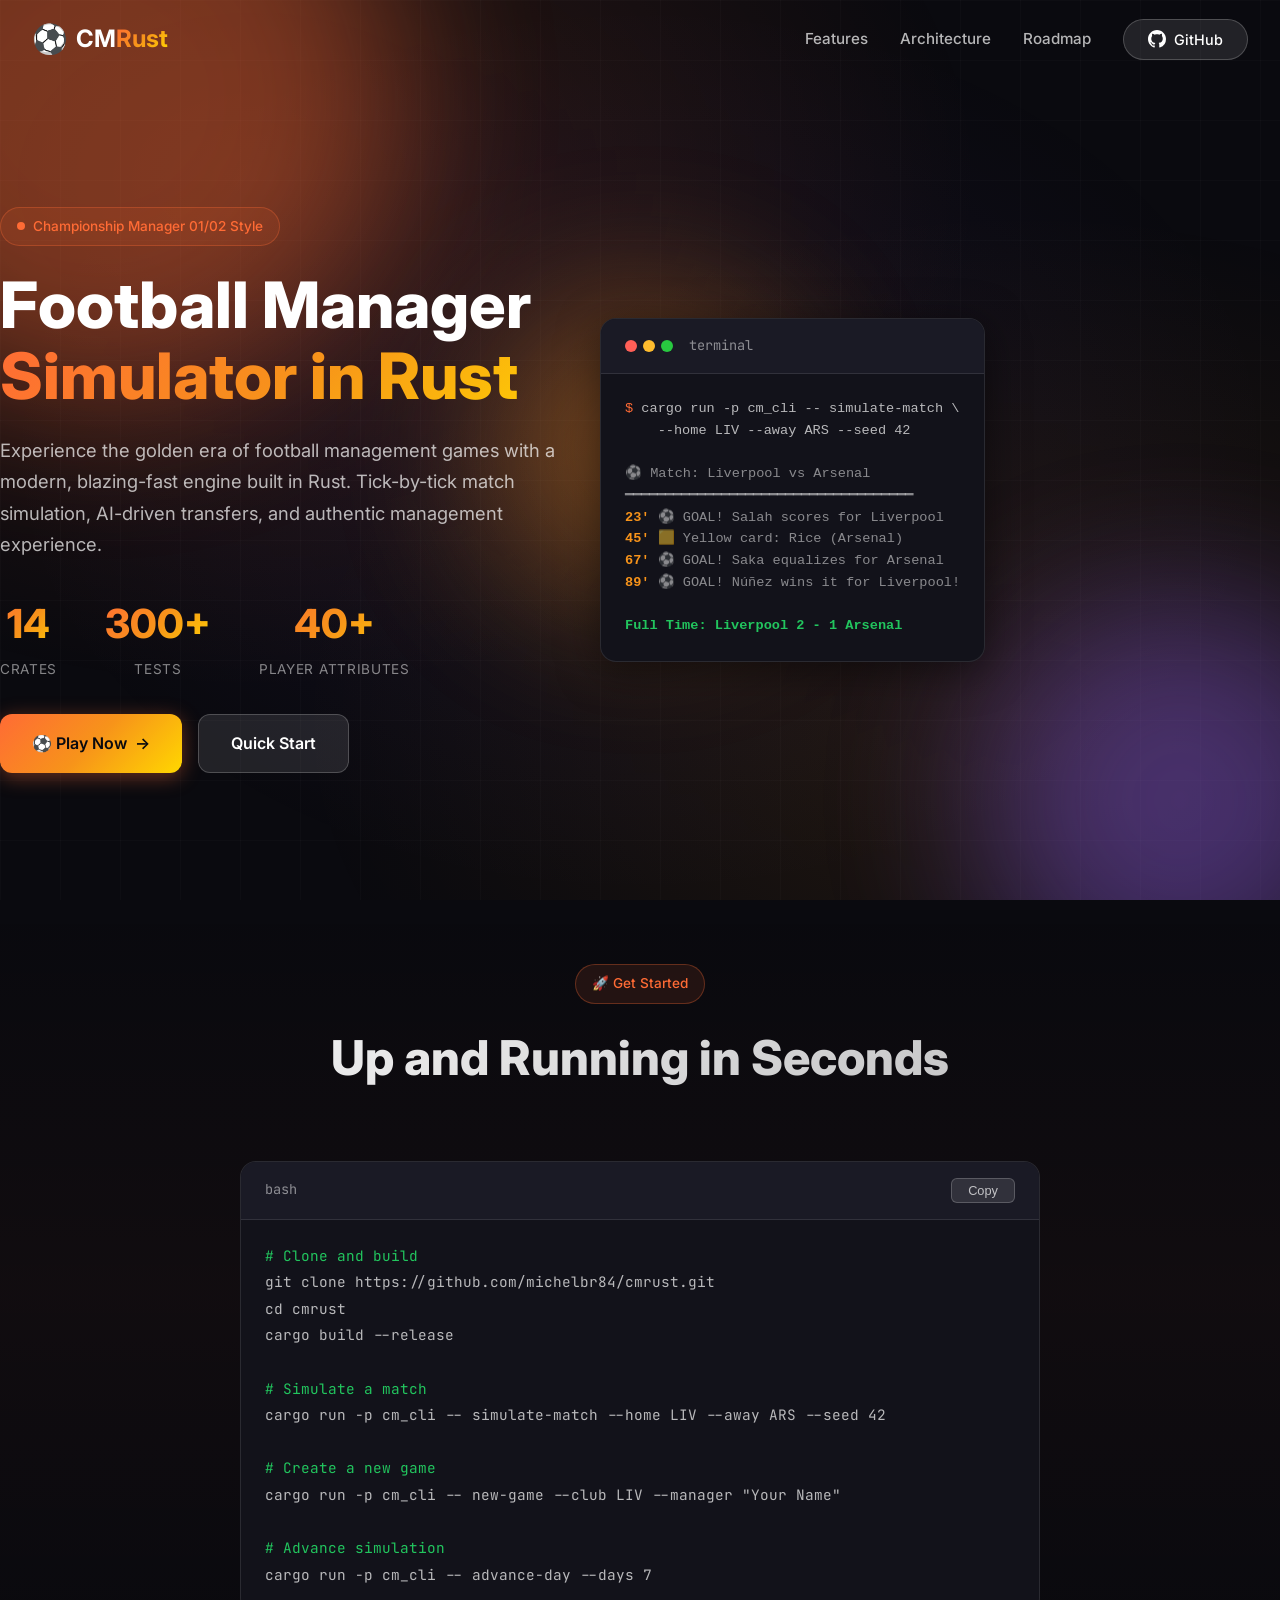
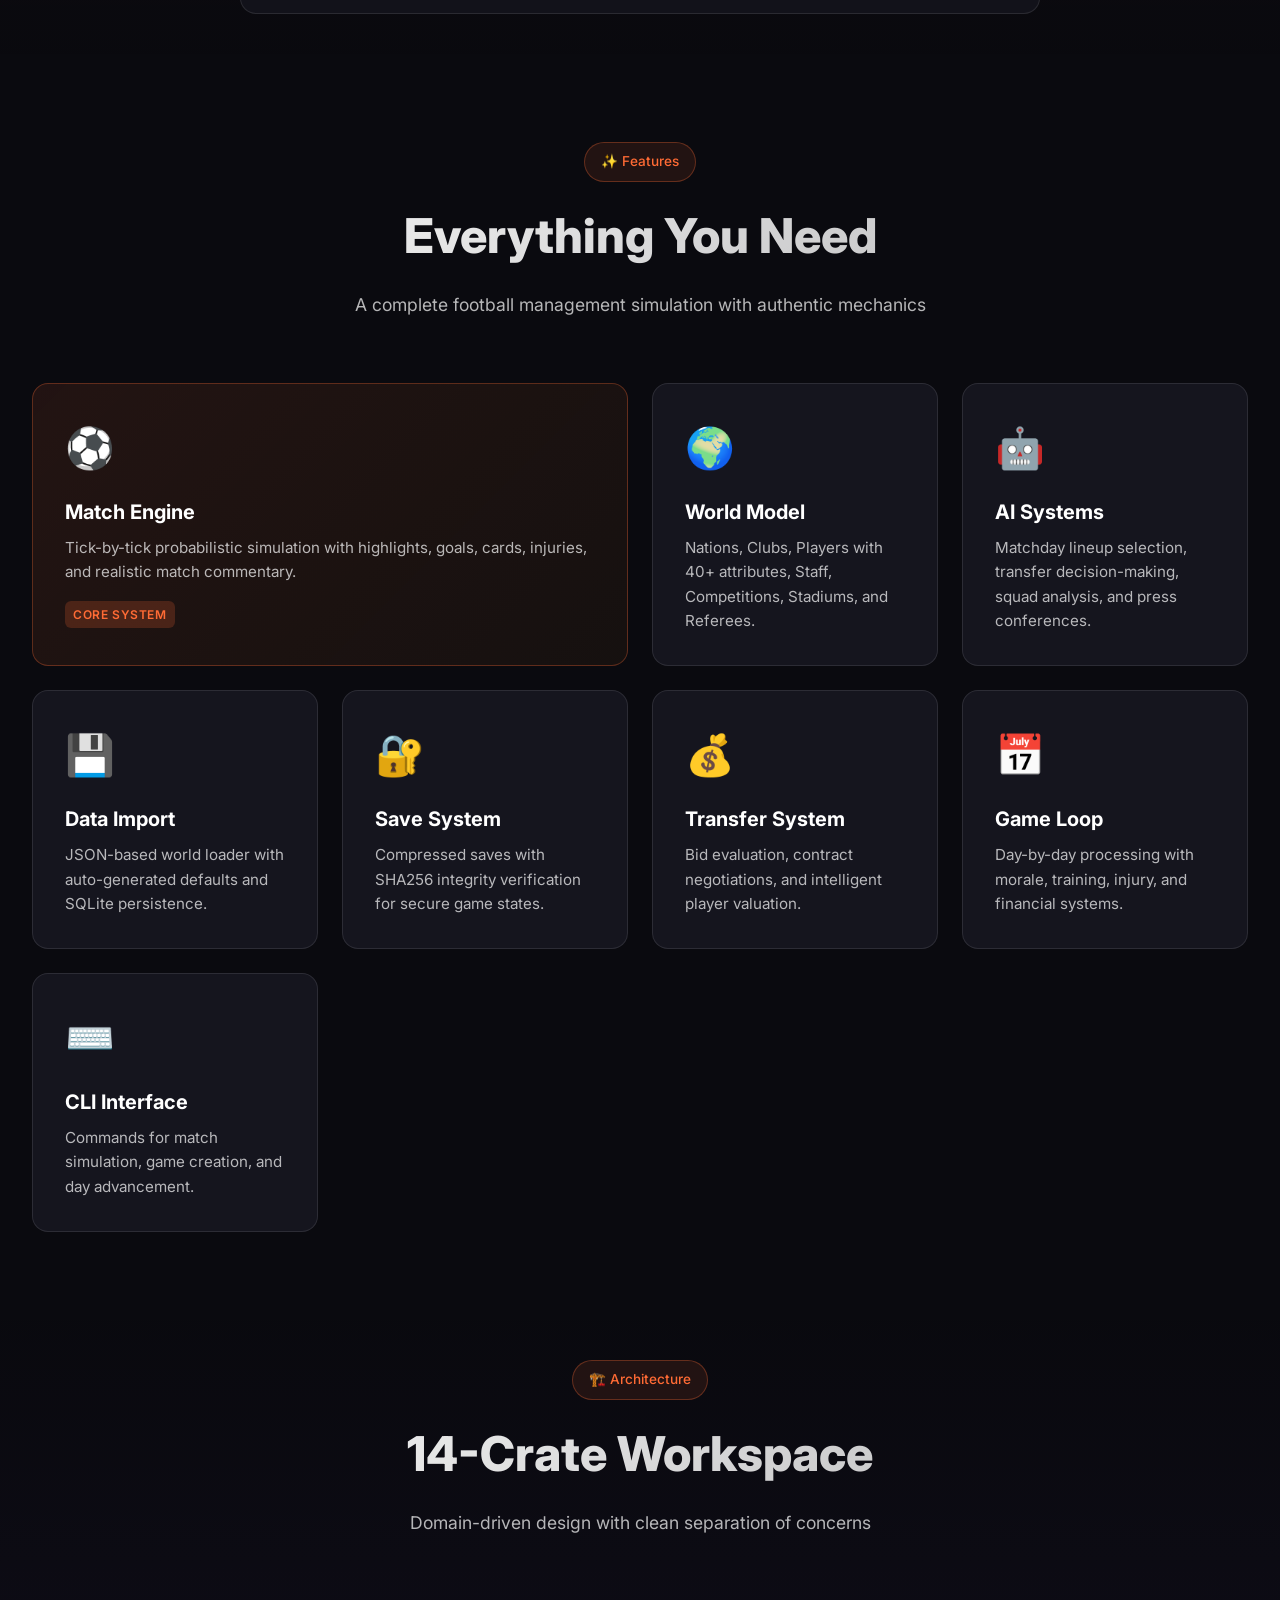
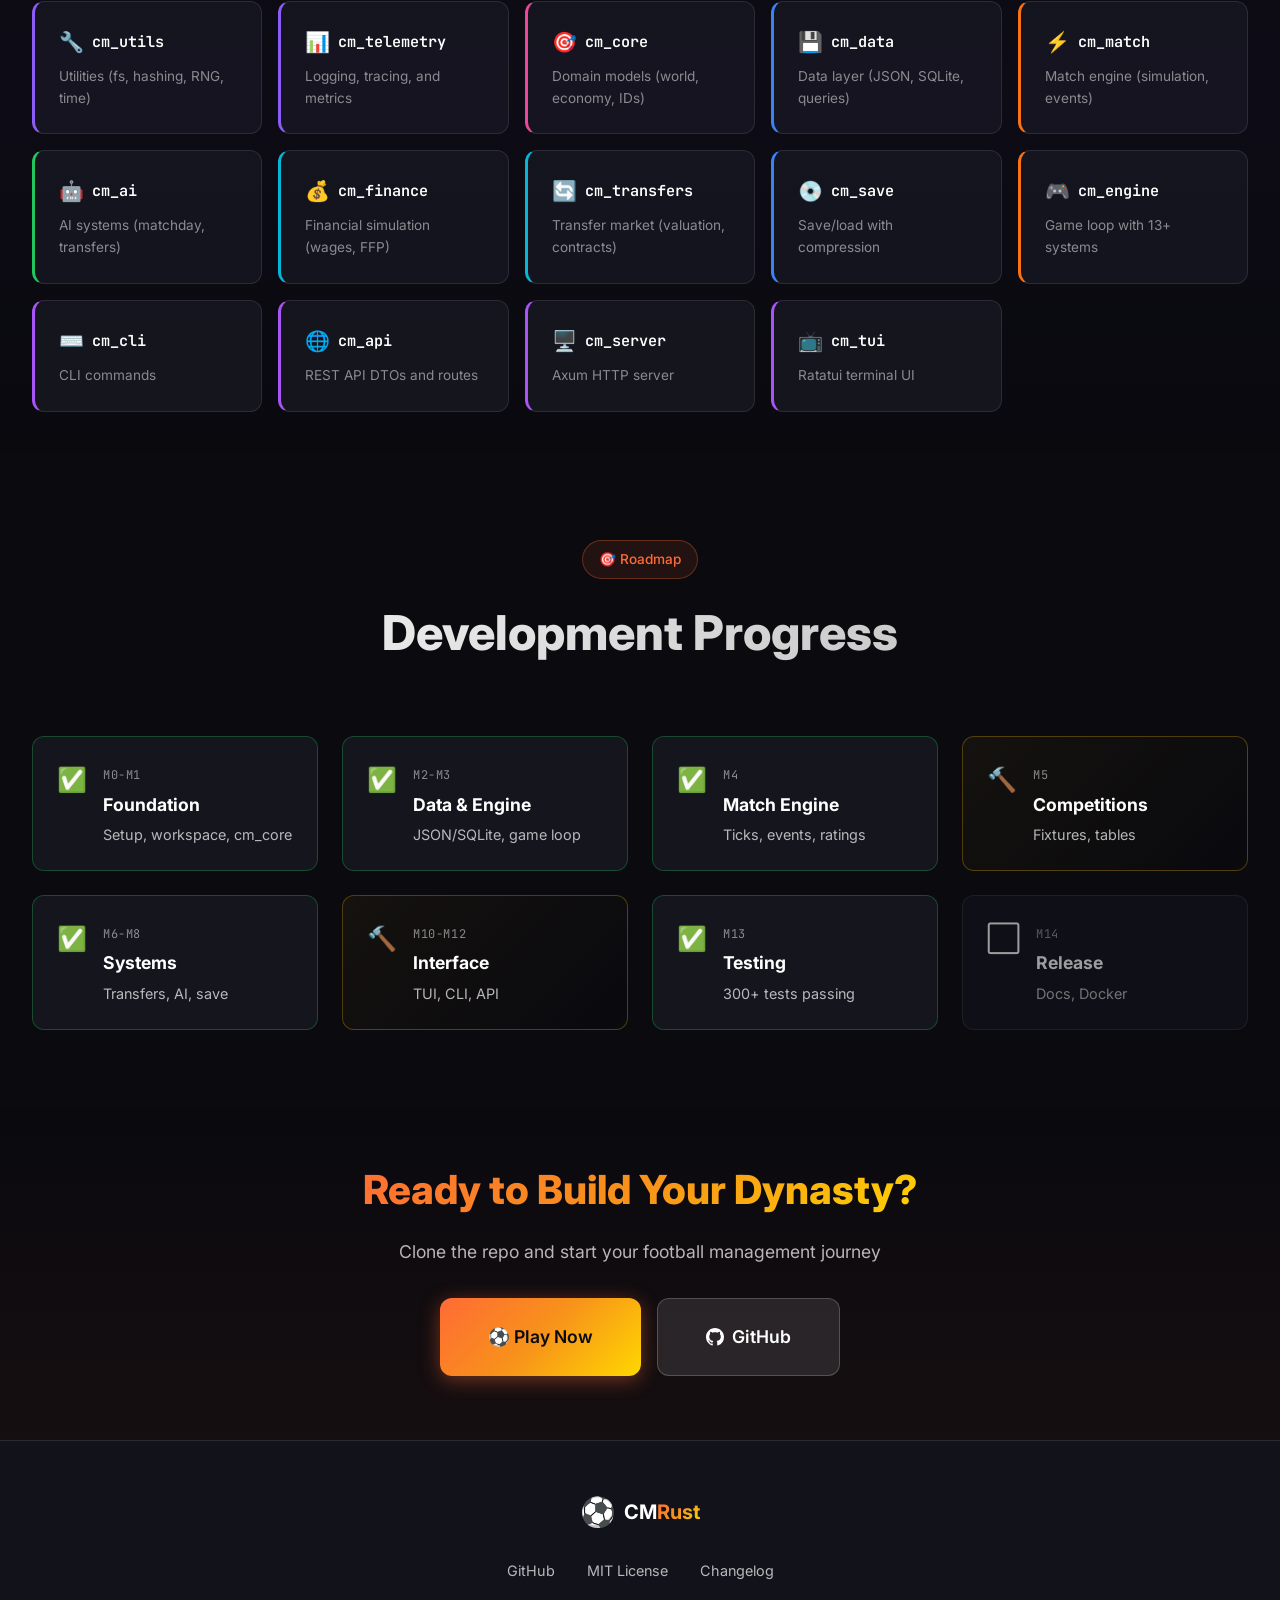
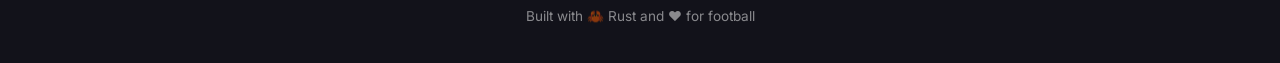
<file: docs/index.html>
<!DOCTYPE html>
<html lang="en">

<head>
    <meta charset="UTF-8">
    <meta name="viewport" content="width=device-width, initial-scale=1.0">
    <title>CM Rust ⚽ - Championship Manager Simulator in Rust</title>
    <meta name="description"
        content="A Championship Manager 01/02-style football manager simulator written in Rust. Experience the nostalgia with modern technology.">
    <link rel="preconnect" href="https://fonts.googleapis.com">
    <link rel="preconnect" href="https://fonts.gstatic.com" crossorigin>
    <link
        href="https://fonts.googleapis.com/css2?family=Inter:wght@300;400;500;600;700;800;900&family=JetBrains+Mono:wght@400;500;600&display=swap"
        rel="stylesheet">
    <link rel="stylesheet" href="styles.css">
</head>

<body>
    <!-- Animated Background -->
    <div class="bg-gradient"></div>
    <div class="bg-grid"></div>
    <div class="floating-orbs">
        <div class="orb orb-1"></div>
        <div class="orb orb-2"></div>
        <div class="orb orb-3"></div>
    </div>

    <!-- Navigation -->
    <nav class="navbar">
        <div class="nav-container">
            <div class="nav-logo">
                <span class="logo-icon">⚽</span>
                <span class="logo-text">CM<span class="accent">Rust</span></span>
            </div>
            <div class="nav-links">
                <a href="#features" class="nav-link">Features</a>
                <a href="#architecture" class="nav-link">Architecture</a>
                <a href="#roadmap" class="nav-link">Roadmap</a>
                <a href="https://github.com/michelbr84/cmrust" class="nav-btn" target="_blank">
                    <svg class="github-icon" viewBox="0 0 24 24" fill="currentColor">
                        <path
                            d="M12 0C5.37 0 0 5.37 0 12c0 5.31 3.435 9.795 8.205 11.385.6.105.825-.255.825-.57 0-.285-.015-1.23-.015-2.235-3.015.555-3.795-.735-4.035-1.41-.135-.345-.72-1.41-1.23-1.695-.42-.225-1.02-.78-.015-.795.945-.015 1.62.87 1.845 1.23 1.08 1.815 2.805 1.305 3.495.99.105-.78.42-1.305.765-1.605-2.67-.3-5.46-1.335-5.46-5.925 0-1.305.465-2.385 1.23-3.225-.12-.3-.54-1.53.12-3.18 0 0 1.005-.315 3.3 1.23.96-.27 1.98-.405 3-.405s2.04.135 3 .405c2.295-1.56 3.3-1.23 3.3-1.23.66 1.65.24 2.88.12 3.18.765.84 1.23 1.905 1.23 3.225 0 4.605-2.805 5.625-5.475 5.925.435.375.81 1.095.81 2.22 0 1.605-.015 2.895-.015 3.3 0 .315.225.69.825.57A12.02 12.02 0 0024 12c0-6.63-5.37-12-12-12z" />
                    </svg>
                    GitHub
                </a>
            </div>
            <button class="mobile-menu-btn" aria-label="Toggle menu">
                <span></span>
                <span></span>
                <span></span>
            </button>
        </div>
    </nav>

    <!-- Hero Section -->
    <header class="hero">
        <div class="hero-content">
            <div class="hero-badge">
                <span class="badge-dot"></span>
                Championship Manager 01/02 Style
            </div>
            <h1 class="hero-title">
                <span class="title-line">Football Manager</span>
                <span class="title-line gradient-text">Simulator in Rust</span>
            </h1>
            <p class="hero-description">
                Experience the golden era of football management games with a modern,
                blazing-fast engine built in Rust. Tick-by-tick match simulation,
                AI-driven transfers, and authentic management experience.
            </p>
            <div class="hero-stats">
                <div class="stat-item">
                    <span class="stat-value">14</span>
                    <span class="stat-label">Crates</span>
                </div>
                <div class="stat-item">
                    <span class="stat-value">300+</span>
                    <span class="stat-label">Tests</span>
                </div>
                <div class="stat-item">
                    <span class="stat-value">40+</span>
                    <span class="stat-label">Player Attributes</span>
                </div>
            </div>
            <div class="hero-buttons">
                <a href="game.html" class="btn btn-primary">
                    <span class="btn-text">⚽ Play Now</span>
                    <span class="btn-icon">→</span>
                </a>
                <a href="#quick-start" class="btn btn-secondary">
                    Quick Start
                </a>
            </div>
        </div>
        <div class="hero-visual">
            <div class="code-window">
                <div class="window-header">
                    <div class="window-dots">
                        <span class="dot red"></span>
                        <span class="dot yellow"></span>
                        <span class="dot green"></span>
                    </div>
                    <span class="window-title">terminal</span>
                </div>
                <div class="code-content">
                    <pre><code><span class="prompt">$</span> cargo run -p cm_cli -- simulate-match \
    --home LIV --away ARS --seed 42

<span class="output">⚽ Match: Liverpool vs Arsenal
━━━━━━━━━━━━━━━━━━━━━━━━━━━━━━━━━━━━
<span class="highlight">23'</span> ⚽ GOAL! Salah scores for Liverpool
<span class="highlight">45'</span> 🟨 Yellow card: Rice (Arsenal)
<span class="highlight">67'</span> ⚽ GOAL! Saka equalizes for Arsenal
<span class="highlight">89'</span> ⚽ GOAL! Núñez wins it for Liverpool!

<span class="result">Full Time: Liverpool 2 - 1 Arsenal</span></span></code></pre>
                </div>
            </div>
        </div>
    </header>

    <!-- Quick Start Section -->
    <section id="quick-start" class="section quick-start">
        <div class="container">
            <div class="section-header">
                <span class="section-badge">🚀 Get Started</span>
                <h2 class="section-title">Up and Running in Seconds</h2>
            </div>
            <div class="code-block-large">
                <div class="code-header">
                    <span class="code-lang">bash</span>
                    <button class="copy-btn" onclick="copyCode(this)">Copy</button>
                </div>
                <pre><code><span class="comment"># Clone and build</span>
git clone https://github.com/michelbr84/cmrust.git
cd cmrust
cargo build --release

<span class="comment"># Simulate a match</span>
cargo run -p cm_cli -- simulate-match --home LIV --away ARS --seed 42

<span class="comment"># Create a new game</span>
cargo run -p cm_cli -- new-game --club LIV --manager "Your Name"

<span class="comment"># Advance simulation</span>
cargo run -p cm_cli -- advance-day --days 7</code></pre>
            </div>
        </div>
    </section>

    <!-- Features Section -->
    <section id="features" class="section features">
        <div class="container">
            <div class="section-header">
                <span class="section-badge">✨ Features</span>
                <h2 class="section-title">Everything You Need</h2>
                <p class="section-description">
                    A complete football management simulation with authentic mechanics
                </p>
            </div>
            <div class="features-grid">
                <div class="feature-card featured">
                    <div class="feature-icon">⚽</div>
                    <h3>Match Engine</h3>
                    <p>Tick-by-tick probabilistic simulation with highlights, goals, cards, injuries, and realistic
                        match commentary.</p>
                    <div class="feature-tag">Core System</div>
                </div>
                <div class="feature-card">
                    <div class="feature-icon">🌍</div>
                    <h3>World Model</h3>
                    <p>Nations, Clubs, Players with 40+ attributes, Staff, Competitions, Stadiums, and Referees.</p>
                </div>
                <div class="feature-card">
                    <div class="feature-icon">🤖</div>
                    <h3>AI Systems</h3>
                    <p>Matchday lineup selection, transfer decision-making, squad analysis, and press conferences.</p>
                </div>
                <div class="feature-card">
                    <div class="feature-icon">💾</div>
                    <h3>Data Import</h3>
                    <p>JSON-based world loader with auto-generated defaults and SQLite persistence.</p>
                </div>
                <div class="feature-card">
                    <div class="feature-icon">🔐</div>
                    <h3>Save System</h3>
                    <p>Compressed saves with SHA256 integrity verification for secure game states.</p>
                </div>
                <div class="feature-card">
                    <div class="feature-icon">💰</div>
                    <h3>Transfer System</h3>
                    <p>Bid evaluation, contract negotiations, and intelligent player valuation.</p>
                </div>
                <div class="feature-card">
                    <div class="feature-icon">📅</div>
                    <h3>Game Loop</h3>
                    <p>Day-by-day processing with morale, training, injury, and financial systems.</p>
                </div>
                <div class="feature-card">
                    <div class="feature-icon">⌨️</div>
                    <h3>CLI Interface</h3>
                    <p>Commands for match simulation, game creation, and day advancement.</p>
                </div>
            </div>
        </div>
    </section>

    <!-- Architecture Section -->
    <section id="architecture" class="section architecture">
        <div class="container">
            <div class="section-header">
                <span class="section-badge">🏗️ Architecture</span>
                <h2 class="section-title">14-Crate Workspace</h2>
                <p class="section-description">
                    Domain-driven design with clean separation of concerns
                </p>
            </div>
            <div class="architecture-grid">
                <div class="crate-card utilities">
                    <div class="crate-header">
                        <span class="crate-icon">🔧</span>
                        <span class="crate-name">cm_utils</span>
                    </div>
                    <p>Utilities (fs, hashing, RNG, time)</p>
                </div>
                <div class="crate-card utilities">
                    <div class="crate-header">
                        <span class="crate-icon">📊</span>
                        <span class="crate-name">cm_telemetry</span>
                    </div>
                    <p>Logging, tracing, and metrics</p>
                </div>
                <div class="crate-card core">
                    <div class="crate-header">
                        <span class="crate-icon">🎯</span>
                        <span class="crate-name">cm_core</span>
                    </div>
                    <p>Domain models (world, economy, IDs)</p>
                </div>
                <div class="crate-card data">
                    <div class="crate-header">
                        <span class="crate-icon">💾</span>
                        <span class="crate-name">cm_data</span>
                    </div>
                    <p>Data layer (JSON, SQLite, queries)</p>
                </div>
                <div class="crate-card engine">
                    <div class="crate-header">
                        <span class="crate-icon">⚡</span>
                        <span class="crate-name">cm_match</span>
                    </div>
                    <p>Match engine (simulation, events)</p>
                </div>
                <div class="crate-card ai">
                    <div class="crate-header">
                        <span class="crate-icon">🤖</span>
                        <span class="crate-name">cm_ai</span>
                    </div>
                    <p>AI systems (matchday, transfers)</p>
                </div>
                <div class="crate-card systems">
                    <div class="crate-header">
                        <span class="crate-icon">💰</span>
                        <span class="crate-name">cm_finance</span>
                    </div>
                    <p>Financial simulation (wages, FFP)</p>
                </div>
                <div class="crate-card systems">
                    <div class="crate-header">
                        <span class="crate-icon">🔄</span>
                        <span class="crate-name">cm_transfers</span>
                    </div>
                    <p>Transfer market (valuation, contracts)</p>
                </div>
                <div class="crate-card data">
                    <div class="crate-header">
                        <span class="crate-icon">💿</span>
                        <span class="crate-name">cm_save</span>
                    </div>
                    <p>Save/load with compression</p>
                </div>
                <div class="crate-card engine">
                    <div class="crate-header">
                        <span class="crate-icon">🎮</span>
                        <span class="crate-name">cm_engine</span>
                    </div>
                    <p>Game loop with 13+ systems</p>
                </div>
                <div class="crate-card interface">
                    <div class="crate-header">
                        <span class="crate-icon">⌨️</span>
                        <span class="crate-name">cm_cli</span>
                    </div>
                    <p>CLI commands</p>
                </div>
                <div class="crate-card interface">
                    <div class="crate-header">
                        <span class="crate-icon">🌐</span>
                        <span class="crate-name">cm_api</span>
                    </div>
                    <p>REST API DTOs and routes</p>
                </div>
                <div class="crate-card interface">
                    <div class="crate-header">
                        <span class="crate-icon">🖥️</span>
                        <span class="crate-name">cm_server</span>
                    </div>
                    <p>Axum HTTP server</p>
                </div>
                <div class="crate-card interface">
                    <div class="crate-header">
                        <span class="crate-icon">📺</span>
                        <span class="crate-name">cm_tui</span>
                    </div>
                    <p>Ratatui terminal UI</p>
                </div>
            </div>
        </div>
    </section>

    <!-- Roadmap Section -->
    <section id="roadmap" class="section roadmap">
        <div class="container">
            <div class="section-header">
                <span class="section-badge">🎯 Roadmap</span>
                <h2 class="section-title">Development Progress</h2>
            </div>
            <div class="roadmap-grid">
                <div class="roadmap-item complete">
                    <div class="roadmap-status">✅</div>
                    <div class="roadmap-content">
                        <span class="roadmap-phase">M0-M1</span>
                        <h4>Foundation</h4>
                        <p>Setup, workspace, cm_core</p>
                    </div>
                </div>
                <div class="roadmap-item complete">
                    <div class="roadmap-status">✅</div>
                    <div class="roadmap-content">
                        <span class="roadmap-phase">M2-M3</span>
                        <h4>Data & Engine</h4>
                        <p>JSON/SQLite, game loop</p>
                    </div>
                </div>
                <div class="roadmap-item complete">
                    <div class="roadmap-status">✅</div>
                    <div class="roadmap-content">
                        <span class="roadmap-phase">M4</span>
                        <h4>Match Engine</h4>
                        <p>Ticks, events, ratings</p>
                    </div>
                </div>
                <div class="roadmap-item in-progress">
                    <div class="roadmap-status">🔨</div>
                    <div class="roadmap-content">
                        <span class="roadmap-phase">M5</span>
                        <h4>Competitions</h4>
                        <p>Fixtures, tables</p>
                    </div>
                </div>
                <div class="roadmap-item complete">
                    <div class="roadmap-status">✅</div>
                    <div class="roadmap-content">
                        <span class="roadmap-phase">M6-M8</span>
                        <h4>Systems</h4>
                        <p>Transfers, AI, save</p>
                    </div>
                </div>
                <div class="roadmap-item in-progress">
                    <div class="roadmap-status">🔨</div>
                    <div class="roadmap-content">
                        <span class="roadmap-phase">M10-M12</span>
                        <h4>Interface</h4>
                        <p>TUI, CLI, API</p>
                    </div>
                </div>
                <div class="roadmap-item complete">
                    <div class="roadmap-status">✅</div>
                    <div class="roadmap-content">
                        <span class="roadmap-phase">M13</span>
                        <h4>Testing</h4>
                        <p>300+ tests passing</p>
                    </div>
                </div>
                <div class="roadmap-item pending">
                    <div class="roadmap-status">⬜</div>
                    <div class="roadmap-content">
                        <span class="roadmap-phase">M14</span>
                        <h4>Release</h4>
                        <p>Docs, Docker</p>
                    </div>
                </div>
            </div>
        </div>
    </section>

    <!-- CTA Section -->
    <section class="section cta">
        <div class="container">
            <div class="cta-content">
                <h2>Ready to Build Your Dynasty?</h2>
                <p>Clone the repo and start your football management journey</p>
                <div class="cta-buttons">
                    <a href="game.html" class="btn btn-primary btn-large">
                        ⚽ Play Now
                    </a>
                    <a href="https://github.com/michelbr84/cmrust" class="btn btn-secondary btn-large" target="_blank">
                        <svg class="github-icon" viewBox="0 0 24 24" fill="currentColor">
                            <path
                                d="M12 0C5.37 0 0 5.37 0 12c0 5.31 3.435 9.795 8.205 11.385.6.105.825-.255.825-.57 0-.285-.015-1.23-.015-2.235-3.015.555-3.795-.735-4.035-1.41-.135-.345-.72-1.41-1.23-1.695-.42-.225-1.02-.78-.015-.795.945-.015 1.62.87 1.845 1.23 1.08 1.815 2.805 1.305 3.495.99.105-.78.42-1.305.765-1.605-2.67-.3-5.46-1.335-5.46-5.925 0-1.305.465-2.385 1.23-3.225-.12-.3-.54-1.53.12-3.18 0 0 1.005-.315 3.3 1.23.96-.27 1.98-.405 3-.405s2.04.135 3 .405c2.295-1.56 3.3-1.23 3.3-1.23.66 1.65.24 2.88.12 3.18.765.84 1.23 1.905 1.23 3.225 0 4.605-2.805 5.625-5.475 5.925.435.375.81 1.095.81 2.22 0 1.605-.015 2.895-.015 3.3 0 .315.225.69.825.57A12.02 12.02 0 0024 12c0-6.63-5.37-12-12-12z" />
                        </svg>
                        GitHub
                    </a>
                </div>
            </div>
        </div>
    </section>

    <!-- Footer -->
    <footer class="footer">
        <div class="container">
            <div class="footer-content">
                <div class="footer-logo">
                    <span class="logo-icon">⚽</span>
                    <span class="logo-text">CM<span class="accent">Rust</span></span>
                </div>
                <div class="footer-links">
                    <a href="https://github.com/michelbr84/cmrust" target="_blank">GitHub</a>
                    <a href="https://github.com/michelbr84/cmrust/blob/main/LICENSE" target="_blank">MIT License</a>
                    <a href="https://github.com/michelbr84/cmrust/blob/main/CHANGELOG.md" target="_blank">Changelog</a>
                </div>
                <p class="footer-text">
                    Built with 🦀 Rust and ❤️ for football
                </p>
            </div>
        </div>
    </footer>

    <script>
        // Mobile menu toggle
        document.querySelector('.mobile-menu-btn').addEventListener('click', function () {
            this.classList.toggle('active');
            document.querySelector('.nav-links').classList.toggle('active');
        });

        // Copy code functionality
        function copyCode(btn) {
            const code = btn.closest('.code-block-large').querySelector('code').textContent;
            navigator.clipboard.writeText(code).then(() => {
                btn.textContent = 'Copied!';
                setTimeout(() => btn.textContent = 'Copy', 2000);
            });
        }

        // Smooth scrolling
        document.querySelectorAll('a[href^="#"]').forEach(anchor => {
            anchor.addEventListener('click', function (e) {
                e.preventDefault();
                const target = document.querySelector(this.getAttribute('href'));
                if (target) {
                    target.scrollIntoView({ behavior: 'smooth', block: 'start' });
                }
            });
        });

        // Navbar scroll effect
        window.addEventListener('scroll', () => {
            const navbar = document.querySelector('.navbar');
            if (window.scrollY > 50) {
                navbar.classList.add('scrolled');
            } else {
                navbar.classList.remove('scrolled');
            }
        });

        // Intersection Observer for animations
        const observer = new IntersectionObserver((entries) => {
            entries.forEach(entry => {
                if (entry.isIntersecting) {
                    entry.target.classList.add('animate-in');
                }
            });
        }, { threshold: 0.1 });

        document.querySelectorAll('.feature-card, .crate-card, .roadmap-item').forEach(el => {
            observer.observe(el);
        });
    </script>
</body>

</html>
</file>
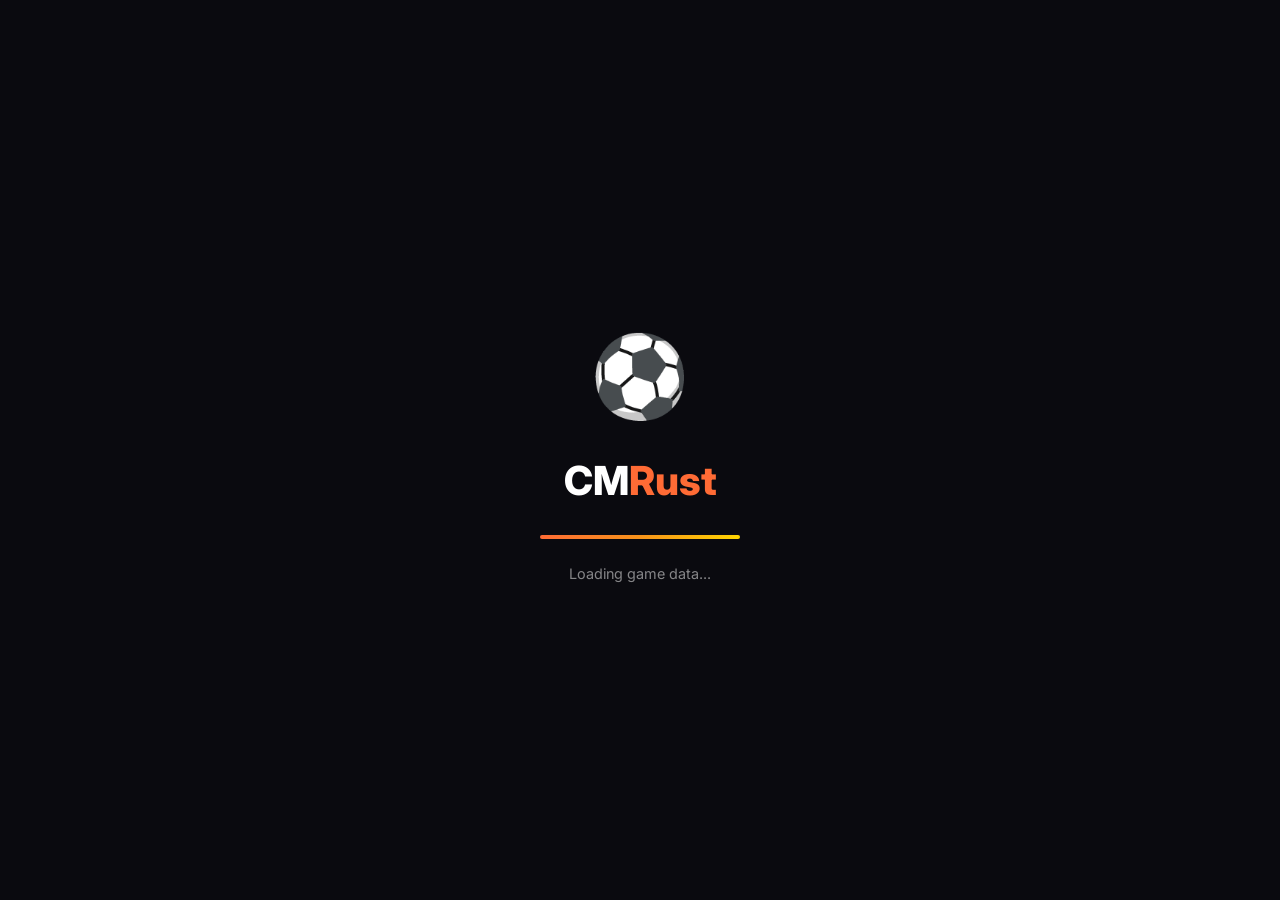
<file: docs/game.html>
<!DOCTYPE html>
<html lang="en">

<head>
    <meta charset="UTF-8">
    <meta name="viewport" content="width=device-width, initial-scale=1.0">
    <title>CM Rust ⚽ - Play Game</title>
    <meta name="description" content="Play CM Rust - A Championship Manager 01/02-style football manager simulator">
    <link rel="preconnect" href="https://fonts.googleapis.com">
    <link rel="preconnect" href="https://fonts.gstatic.com" crossorigin>
    <link
        href="https://fonts.googleapis.com/css2?family=Inter:wght@300;400;500;600;700;800;900&family=JetBrains+Mono:wght@400;500;600&display=swap"
        rel="stylesheet">
    <link rel="stylesheet" href="game.css">
</head>

<body>
    <!-- Loading Screen -->
    <div id="loading-screen" class="loading-screen">
        <div class="loading-content">
            <div class="loading-logo">⚽</div>
            <h1>CM<span class="accent">Rust</span></h1>
            <div class="loading-bar">
                <div class="loading-progress"></div>
            </div>
            <p class="loading-text">Loading game data...</p>
        </div>
    </div>

    <!-- Team Selection Screen -->
    <div id="team-select-screen" class="screen team-select hidden">
        <div class="screen-container">
            <div class="screen-header">
                <h1>⚽ CM<span class="accent">Rust</span></h1>
                <p>Select your club to begin your managerial career</p>
            </div>

            <div class="manager-input">
                <label for="manager-name">Manager Name</label>
                <input type="text" id="manager-name" placeholder="Enter your name..." value="John Doe">
            </div>

            <div class="teams-grid" id="teams-grid">
                <!-- Teams will be populated by JavaScript -->
            </div>

            <button id="start-game-btn" class="btn btn-primary btn-large" disabled>
                <span>Start Career</span>
                <span class="btn-icon">→</span>
            </button>
        </div>
    </div>

    <!-- Main Game Screen -->
    <div id="game-screen" class="screen game hidden">
        <!-- Sidebar Navigation -->
        <aside class="sidebar">
            <div class="sidebar-header">
                <div class="club-badge" id="sidebar-badge">
                    <span class="badge-letter">?</span>
                </div>
                <div class="club-info">
                    <span class="club-name" id="sidebar-club-name">Club Name</span>
                    <span class="manager-name" id="sidebar-manager-name">Manager</span>
                </div>
            </div>

            <nav class="sidebar-nav">
                <button class="nav-item active" data-screen="dashboard">
                    <span class="nav-icon">📊</span>
                    <span class="nav-text">Dashboard</span>
                </button>
                <button class="nav-item" data-screen="squad">
                    <span class="nav-icon">👥</span>
                    <span class="nav-text">Squad</span>
                </button>
                <button class="nav-item" data-screen="tactics">
                    <span class="nav-icon">📋</span>
                    <span class="nav-text">Tactics</span>
                </button>
                <button class="nav-item" data-screen="matches">
                    <span class="nav-icon">⚽</span>
                    <span class="nav-text">Matches</span>
                </button>
                <button class="nav-item" data-screen="table">
                    <span class="nav-icon">🏆</span>
                    <span class="nav-text">League Table</span>
                </button>
                <button class="nav-item" data-screen="transfers">
                    <span class="nav-icon">💰</span>
                    <span class="nav-text">Transfers</span>
                </button>
                <button class="nav-item" data-screen="finances">
                    <span class="nav-icon">💵</span>
                    <span class="nav-text">Finances</span>
                </button>
            </nav>

            <div class="sidebar-footer">
                <div class="game-date">
                    <span class="date-label">Date</span>
                    <span class="date-value" id="current-date">1 Aug 2024</span>
                </div>
                <button class="advance-day-btn" id="advance-day-btn">
                    <span>Advance Day</span>
                    <span class="kbd">→</span>
                </button>
            </div>
        </aside>

        <!-- Main Content Area -->
        <main class="main-content">
            <!-- Dashboard -->
            <section id="dashboard-panel" class="panel active">
                <div class="panel-header">
                    <h2>Dashboard</h2>
                    <div class="header-actions">
                        <span class="season-badge">Season 2024/25</span>
                    </div>
                </div>

                <div class="dashboard-grid">
                    <!-- Club Overview Card -->
                    <div class="card card-large club-overview">
                        <div class="card-header">
                            <h3>Club Overview</h3>
                        </div>
                        <div class="club-stats">
                            <div class="stat-row">
                                <span class="stat-label">Position</span>
                                <span class="stat-value" id="club-position">1st</span>
                            </div>
                            <div class="stat-row">
                                <span class="stat-label">Points</span>
                                <span class="stat-value" id="club-points">0</span>
                            </div>
                            <div class="stat-row">
                                <span class="stat-label">Form</span>
                                <div class="form-badges" id="club-form">
                                    <span class="form-badge">-</span>
                                </div>
                            </div>
                            <div class="stat-row">
                                <span class="stat-label">Next Match</span>
                                <span class="stat-value" id="next-match">TBD</span>
                            </div>
                        </div>
                    </div>

                    <!-- Finance Card -->
                    <div class="card finance-card">
                        <div class="card-header">
                            <h3>💵 Finances</h3>
                        </div>
                        <div class="finance-stats">
                            <div class="finance-item">
                                <span class="finance-label">Balance</span>
                                <span class="finance-value positive" id="balance">£0</span>
                            </div>
                            <div class="finance-item">
                                <span class="finance-label">Transfer Budget</span>
                                <span class="finance-value" id="transfer-budget">£0</span>
                            </div>
                            <div class="finance-item">
                                <span class="finance-label">Wage Budget</span>
                                <span class="finance-value" id="wage-budget">£0/week</span>
                            </div>
                        </div>
                    </div>

                    <!-- Squad Summary Card -->
                    <div class="card squad-card">
                        <div class="card-header">
                            <h3>👥 Squad</h3>
                        </div>
                        <div class="squad-summary">
                            <div class="squad-stat">
                                <span class="squad-number" id="squad-size">25</span>
                                <span class="squad-label">Players</span>
                            </div>
                            <div class="squad-stat">
                                <span class="squad-number" id="squad-avg-rating">75</span>
                                <span class="squad-label">Avg Rating</span>
                            </div>
                            <div class="squad-stat">
                                <span class="squad-number" id="squad-injuries">0</span>
                                <span class="squad-label">Injured</span>
                            </div>
                        </div>
                    </div>

                    <!-- News Feed -->
                    <div class="card card-wide news-card">
                        <div class="card-header">
                            <h3>📰 News</h3>
                        </div>
                        <div class="news-feed" id="news-feed">
                            <div class="news-item">
                                <span class="news-date">1 Aug</span>
                                <span class="news-text">Welcome to CM Rust! Your managerial career begins today.</span>
                            </div>
                        </div>
                    </div>
                </div>
            </section>

            <!-- Squad Panel -->
            <section id="squad-panel" class="panel">
                <div class="panel-header">
                    <h2>Squad</h2>
                    <div class="header-actions">
                        <select id="squad-filter" class="select-input">
                            <option value="all">All Players</option>
                            <option value="GK">Goalkeepers</option>
                            <option value="DEF">Defenders</option>
                            <option value="MID">Midfielders</option>
                            <option value="ATT">Attackers</option>
                        </select>
                    </div>
                </div>

                <div class="squad-table-container">
                    <table class="data-table squad-table">
                        <thead>
                            <tr>
                                <th>Name</th>
                                <th>Age</th>
                                <th>Pos</th>
                                <th>Nat</th>
                                <th>Rating</th>
                                <th>Form</th>
                                <th>Morale</th>
                                <th>Wage</th>
                            </tr>
                        </thead>
                        <tbody id="squad-table-body">
                            <!-- Players populated by JavaScript -->
                        </tbody>
                    </table>
                </div>
            </section>

            <!-- Tactics Panel -->
            <section id="tactics-panel" class="panel">
                <div class="panel-header">
                    <h2>Tactics</h2>
                </div>

                <div class="tactics-grid">
                    <div class="formation-area">
                        <div class="pitch" id="formation-pitch">
                            <div class="pitch-lines">
                                <div class="center-circle"></div>
                                <div class="center-line"></div>
                                <div class="penalty-area top"></div>
                                <div class="penalty-area bottom"></div>
                            </div>
                            <div class="formation-players" id="formation-players">
                                <!-- Formation players will be placed here -->
                            </div>
                        </div>
                    </div>

                    <div class="tactics-settings">
                        <div class="tactic-card">
                            <h3>Formation</h3>
                            <div class="formation-select" id="formation-select">
                                <button class="formation-btn active" data-formation="442">4-4-2</button>
                                <button class="formation-btn" data-formation="433">4-3-3</button>
                                <button class="formation-btn" data-formation="352">3-5-2</button>
                                <button class="formation-btn" data-formation="451">4-5-1</button>
                            </div>
                        </div>

                        <div class="tactic-card">
                            <h3>Mentality</h3>
                            <div class="mentality-slider">
                                <input type="range" id="mentality-slider" min="1" max="5" value="3">
                                <div class="mentality-labels">
                                    <span>Defensive</span>
                                    <span>Balanced</span>
                                    <span>Attacking</span>
                                </div>
                            </div>
                        </div>

                        <div class="tactic-card">
                            <h3>Pressing</h3>
                            <div class="slider-container">
                                <input type="range" id="pressing-slider" min="0" max="100" value="50">
                                <span class="slider-value" id="pressing-value">50%</span>
                            </div>
                        </div>

                        <div class="tactic-card">
                            <h3>Tempo</h3>
                            <div class="tempo-select">
                                <button class="tempo-btn" data-tempo="low">Slow</button>
                                <button class="tempo-btn active" data-tempo="normal">Normal</button>
                                <button class="tempo-btn" data-tempo="high">Fast</button>
                            </div>
                        </div>

                        <button class="btn btn-primary save-tactics-btn">Save Tactics</button>
                    </div>
                </div>
            </section>

            <!-- Matches Panel -->
            <section id="matches-panel" class="panel">
                <div class="panel-header">
                    <h2>Matches</h2>
                    <div class="header-actions">
                        <button class="btn btn-secondary" id="view-fixtures-btn">View All Fixtures</button>
                    </div>
                </div>

                <div class="matches-content">
                    <!-- Next Match Card -->
                    <div class="next-match-card" id="next-match-card">
                        <div class="match-header">
                            <span class="match-competition">Premier League</span>
                            <span class="match-date" id="match-date">5 Aug 2024</span>
                        </div>
                        <div class="match-teams">
                            <div class="team home">
                                <div class="team-badge" id="home-badge">
                                    <span>H</span>
                                </div>
                                <span class="team-name" id="home-team">Home Team</span>
                            </div>
                            <div class="vs-container">
                                <span class="vs">VS</span>
                            </div>
                            <div class="team away">
                                <div class="team-badge" id="away-badge">
                                    <span>A</span>
                                </div>
                                <span class="team-name" id="away-team">Away Team</span>
                            </div>
                        </div>
                        <div class="match-actions">
                            <button class="btn btn-primary" id="simulate-match-btn">
                                <span>⚽</span> Simulate Match
                            </button>
                        </div>
                    </div>

                    <!-- Match Result Modal (hidden by default) -->
                    <div class="match-result hidden" id="match-result">
                        <div class="result-header">
                            <h3>Match Result</h3>
                        </div>
                        <div class="result-score">
                            <div class="result-team">
                                <span class="result-team-name" id="result-home-name">Home</span>
                                <span class="result-team-score" id="result-home-score">0</span>
                            </div>
                            <span class="result-divider">-</span>
                            <div class="result-team">
                                <span class="result-team-score" id="result-away-score">0</span>
                                <span class="result-team-name" id="result-away-name">Away</span>
                            </div>
                        </div>
                        <div class="match-events" id="match-events">
                            <!-- Match events will be populated here -->
                        </div>
                        <button class="btn btn-secondary" id="close-result-btn">Continue</button>
                    </div>

                    <!-- Recent Results -->
                    <div class="recent-results">
                        <h3>Recent Results</h3>
                        <div class="results-list" id="results-list">
                            <p class="no-results">No matches played yet</p>
                        </div>
                    </div>
                </div>
            </section>

            <!-- League Table Panel -->
            <section id="table-panel" class="panel">
                <div class="panel-header">
                    <h2>Premier League Table</h2>
                </div>

                <div class="table-container">
                    <table class="data-table league-table">
                        <thead>
                            <tr>
                                <th>Pos</th>
                                <th>Team</th>
                                <th>P</th>
                                <th>W</th>
                                <th>D</th>
                                <th>L</th>
                                <th>GF</th>
                                <th>GA</th>
                                <th>GD</th>
                                <th>Pts</th>
                            </tr>
                        </thead>
                        <tbody id="league-table-body">
                            <!-- Table populated by JavaScript -->
                        </tbody>
                    </table>
                </div>
            </section>

            <!-- Transfers Panel -->
            <section id="transfers-panel" class="panel">
                <div class="panel-header">
                    <h2>Transfer Market</h2>
                    <div class="header-actions">
                        <div class="search-box">
                            <input type="text" id="player-search" placeholder="Search players...">
                        </div>
                    </div>
                </div>

                <div class="transfers-grid">
                    <div class="transfer-list">
                        <h3>Available Players</h3>
                        <div class="player-list" id="transfer-list">
                            <!-- Transfer targets populated by JavaScript -->
                        </div>
                    </div>

                    <div class="transfer-activity">
                        <h3>Transfer Activity</h3>
                        <div class="activity-list" id="activity-list">
                            <p class="no-activity">No transfer activity</p>
                        </div>
                    </div>
                </div>
            </section>

            <!-- Finances Panel -->
            <section id="finances-panel" class="panel">
                <div class="panel-header">
                    <h2>Club Finances</h2>
                </div>

                <div class="finances-grid">
                    <div class="finance-overview-card">
                        <h3>Financial Overview</h3>
                        <div class="finance-breakdown">
                            <div class="finance-row">
                                <span class="label">Current Balance</span>
                                <span class="value positive" id="fin-balance">£50,000,000</span>
                            </div>
                            <div class="finance-row">
                                <span class="label">Weekly Wages</span>
                                <span class="value negative" id="fin-wages">-£1,200,000</span>
                            </div>
                            <div class="finance-row">
                                <span class="label">Transfer Budget</span>
                                <span class="value" id="fin-transfer">£30,000,000</span>
                            </div>
                            <div class="finance-row">
                                <span class="label">Wage Budget Remaining</span>
                                <span class="value" id="fin-wage-remaining">£800,000</span>
                            </div>
                        </div>
                    </div>

                    <div class="income-card">
                        <h3>Income Sources</h3>
                        <div class="income-list">
                            <div class="income-item">
                                <span class="income-source">Match Day</span>
                                <span class="income-value">£2,500,000/match</span>
                            </div>
                            <div class="income-item">
                                <span class="income-source">TV Revenue</span>
                                <span class="income-value">£80,000,000/season</span>
                            </div>
                            <div class="income-item">
                                <span class="income-source">Sponsorship</span>
                                <span class="income-value">£40,000,000/season</span>
                            </div>
                            <div class="income-item">
                                <span class="income-source">Merchandise</span>
                                <span class="income-value">£15,000,000/season</span>
                            </div>
                        </div>
                    </div>
                </div>
            </section>
        </main>
    </div>

    <!-- Match Simulation Overlay -->
    <div id="match-overlay" class="overlay hidden">
        <div class="overlay-content match-simulation">
            <div class="match-sim-header">
                <div class="sim-team home">
                    <div class="sim-badge" id="sim-home-badge">H</div>
                    <span class="sim-name" id="sim-home-name">Home</span>
                </div>
                <div class="sim-score">
                    <span id="sim-home-score">0</span>
                    <span class="sim-divider">-</span>
                    <span id="sim-away-score">0</span>
                </div>
                <div class="sim-team away">
                    <span class="sim-name" id="sim-away-name">Away</span>
                    <div class="sim-badge" id="sim-away-badge">A</div>
                </div>
            </div>

            <div class="match-timer">
                <div class="timer-bar">
                    <div class="timer-progress" id="timer-progress"></div>
                </div>
                <span class="timer-text" id="match-minute">0'</span>
            </div>

            <div class="match-commentary" id="match-commentary">
                <div class="commentary-item">
                    <span class="comm-time">0'</span>
                    <span class="comm-text">Match kicks off!</span>
                </div>
            </div>

            <button class="btn btn-primary" id="finish-match-btn" disabled>
                Match in Progress...
            </button>
        </div>
    </div>

    <!-- Toast Notifications -->
    <div id="toast-container" class="toast-container"></div>

    <script src="game.js"></script>
</body>

</html>
</file>
<file: docs/styles.css>
/* ============================================
   CM Rust - Premium Landing Page Styles
   ============================================ */

/* CSS Custom Properties */
:root {
    /* Colors - Modern Dark Theme */
    --bg-primary: #0a0a0f;
    --bg-secondary: #12121a;
    --bg-tertiary: #1a1a25;
    --bg-card: rgba(26, 26, 37, 0.7);
    
    /* Accent Colors - Rust Orange Theme */
    --accent-primary: #ff6b35;
    --accent-secondary: #f7931a;
    --accent-gradient: linear-gradient(135deg, #ff6b35 0%, #f7931a 50%, #ffd700 100%);
    
    /* Text Colors */
    --text-primary: #ffffff;
    --text-secondary: rgba(255, 255, 255, 0.7);
    --text-tertiary: rgba(255, 255, 255, 0.5);
    
    /* Status Colors */
    --color-success: #22c55e;
    --color-warning: #eab308;
    --color-info: #3b82f6;
    
    /* Crate Category Colors */
    --crate-utilities: #8b5cf6;
    --crate-core: #ec4899;
    --crate-data: #3b82f6;
    --crate-engine: #f97316;
    --crate-ai: #22c55e;
    --crate-systems: #06b6d4;
    --crate-interface: #a855f7;
    
    /* Spacing */
    --space-xs: 0.25rem;
    --space-sm: 0.5rem;
    --space-md: 1rem;
    --space-lg: 1.5rem;
    --space-xl: 2rem;
    --space-2xl: 3rem;
    --space-3xl: 4rem;
    
    /* Typography */
    --font-sans: 'Inter', -apple-system, BlinkMacSystemFont, sans-serif;
    --font-mono: 'JetBrains Mono', 'Fira Code', monospace;
    
    /* Borders & Radius */
    --radius-sm: 6px;
    --radius-md: 12px;
    --radius-lg: 16px;
    --radius-xl: 24px;
    --radius-full: 9999px;
    
    /* Shadows */
    --shadow-sm: 0 2px 8px rgba(0, 0, 0, 0.3);
    --shadow-md: 0 4px 20px rgba(0, 0, 0, 0.4);
    --shadow-lg: 0 8px 40px rgba(0, 0, 0, 0.5);
    --shadow-glow: 0 0 40px rgba(255, 107, 53, 0.3);
    
    /* Transitions */
    --transition-fast: 0.15s ease;
    --transition-normal: 0.3s ease;
    --transition-slow: 0.5s ease;
}

/* Reset & Base */
*, *::before, *::after {
    box-sizing: border-box;
    margin: 0;
    padding: 0;
}

html {
    scroll-behavior: smooth;
    font-size: 16px;
}

body {
    font-family: var(--font-sans);
    background: var(--bg-primary);
    color: var(--text-primary);
    line-height: 1.6;
    overflow-x: hidden;
    -webkit-font-smoothing: antialiased;
    -moz-osx-font-smoothing: grayscale;
}

/* Animated Background */
.bg-gradient {
    position: fixed;
    top: 0;
    left: 0;
    width: 100%;
    height: 100%;
    background: 
        radial-gradient(ellipse at 20% 20%, rgba(255, 107, 53, 0.15) 0%, transparent 50%),
        radial-gradient(ellipse at 80% 80%, rgba(247, 147, 26, 0.1) 0%, transparent 50%),
        radial-gradient(ellipse at 50% 50%, rgba(139, 92, 246, 0.08) 0%, transparent 70%);
    pointer-events: none;
    z-index: 0;
}

.bg-grid {
    position: fixed;
    top: 0;
    left: 0;
    width: 100%;
    height: 100%;
    background-image: 
        linear-gradient(rgba(255, 255, 255, 0.02) 1px, transparent 1px),
        linear-gradient(90deg, rgba(255, 255, 255, 0.02) 1px, transparent 1px);
    background-size: 60px 60px;
    pointer-events: none;
    z-index: 0;
}

.floating-orbs {
    position: fixed;
    top: 0;
    left: 0;
    width: 100%;
    height: 100%;
    pointer-events: none;
    z-index: 0;
    overflow: hidden;
}

.orb {
    position: absolute;
    border-radius: 50%;
    filter: blur(80px);
    opacity: 0.4;
    animation: float 20s infinite ease-in-out;
}

.orb-1 {
    width: 600px;
    height: 600px;
    background: var(--accent-primary);
    top: -200px;
    left: -200px;
    animation-delay: 0s;
}

.orb-2 {
    width: 400px;
    height: 400px;
    background: var(--crate-utilities);
    bottom: -100px;
    right: -100px;
    animation-delay: -7s;
}

.orb-3 {
    width: 300px;
    height: 300px;
    background: var(--accent-secondary);
    top: 50%;
    left: 50%;
    transform: translate(-50%, -50%);
    animation-delay: -14s;
}

@keyframes float {
    0%, 100% { transform: translate(0, 0) scale(1); }
    33% { transform: translate(30px, -30px) scale(1.05); }
    66% { transform: translate(-20px, 20px) scale(0.95); }
}

/* Container */
.container {
    max-width: 1280px;
    margin: 0 auto;
    padding: 0 var(--space-xl);
    position: relative;
    z-index: 1;
}

/* Navigation */
.navbar {
    position: fixed;
    top: 0;
    left: 0;
    right: 0;
    z-index: 1000;
    padding: var(--space-md) 0;
    transition: all var(--transition-normal);
    background: transparent;
}

.navbar.scrolled {
    background: rgba(10, 10, 15, 0.9);
    backdrop-filter: blur(20px);
    border-bottom: 1px solid rgba(255, 255, 255, 0.1);
}

.nav-container {
    max-width: 1280px;
    margin: 0 auto;
    padding: 0 var(--space-xl);
    display: flex;
    align-items: center;
    justify-content: space-between;
}

.nav-logo {
    display: flex;
    align-items: center;
    gap: var(--space-sm);
    font-size: 1.5rem;
    font-weight: 700;
    text-decoration: none;
    color: var(--text-primary);
}

.logo-icon {
    font-size: 1.8rem;
    animation: bounce 2s infinite;
}

@keyframes bounce {
    0%, 100% { transform: translateY(0); }
    50% { transform: translateY(-5px); }
}

.logo-text .accent {
    background: var(--accent-gradient);
    -webkit-background-clip: text;
    -webkit-text-fill-color: transparent;
    background-clip: text;
}

.nav-links {
    display: flex;
    align-items: center;
    gap: var(--space-xl);
}

.nav-link {
    color: var(--text-secondary);
    text-decoration: none;
    font-weight: 500;
    font-size: 0.95rem;
    transition: color var(--transition-fast);
    position: relative;
}

.nav-link::after {
    content: '';
    position: absolute;
    bottom: -4px;
    left: 0;
    width: 0;
    height: 2px;
    background: var(--accent-gradient);
    transition: width var(--transition-normal);
}

.nav-link:hover {
    color: var(--text-primary);
}

.nav-link:hover::after {
    width: 100%;
}

.nav-btn {
    display: flex;
    align-items: center;
    gap: var(--space-sm);
    padding: var(--space-sm) var(--space-lg);
    background: rgba(255, 255, 255, 0.1);
    border: 1px solid rgba(255, 255, 255, 0.2);
    border-radius: var(--radius-full);
    color: var(--text-primary);
    text-decoration: none;
    font-weight: 500;
    font-size: 0.9rem;
    transition: all var(--transition-normal);
}

.nav-btn:hover {
    background: rgba(255, 255, 255, 0.15);
    border-color: var(--accent-primary);
    box-shadow: var(--shadow-glow);
}

.github-icon {
    width: 18px;
    height: 18px;
}

.mobile-menu-btn {
    display: none;
    flex-direction: column;
    gap: 5px;
    background: none;
    border: none;
    cursor: pointer;
    padding: var(--space-sm);
}

.mobile-menu-btn span {
    width: 24px;
    height: 2px;
    background: var(--text-primary);
    transition: all var(--transition-fast);
}

/* Hero Section */
.hero {
    min-height: 100vh;
    display: flex;
    align-items: center;
    padding: calc(80px + var(--space-3xl)) 0 var(--space-3xl);
    position: relative;
    z-index: 1;
}

.hero .container {
    display: grid;
    grid-template-columns: 1fr 1fr;
    gap: var(--space-3xl);
    align-items: center;
    max-width: 1280px;
    margin: 0 auto;
    padding: 0 var(--space-xl);
}

.hero-content {
    max-width: 600px;
}

.hero-badge {
    display: inline-flex;
    align-items: center;
    gap: var(--space-sm);
    padding: var(--space-sm) var(--space-md);
    background: rgba(255, 107, 53, 0.1);
    border: 1px solid rgba(255, 107, 53, 0.3);
    border-radius: var(--radius-full);
    font-size: 0.85rem;
    font-weight: 500;
    color: var(--accent-primary);
    margin-bottom: var(--space-lg);
}

.badge-dot {
    width: 8px;
    height: 8px;
    background: var(--accent-primary);
    border-radius: 50%;
    animation: pulse 2s infinite;
}

@keyframes pulse {
    0%, 100% { opacity: 1; transform: scale(1); }
    50% { opacity: 0.5; transform: scale(1.2); }
}

.hero-title {
    font-size: clamp(2.5rem, 5vw, 4rem);
    font-weight: 800;
    line-height: 1.1;
    margin-bottom: var(--space-lg);
}

.title-line {
    display: block;
}

.gradient-text {
    background: var(--accent-gradient);
    -webkit-background-clip: text;
    -webkit-text-fill-color: transparent;
    background-clip: text;
}

.hero-description {
    font-size: 1.15rem;
    color: var(--text-secondary);
    margin-bottom: var(--space-xl);
    line-height: 1.7;
}

.hero-stats {
    display: flex;
    gap: var(--space-2xl);
    margin-bottom: var(--space-xl);
}

.stat-item {
    text-align: center;
}

.stat-value {
    display: block;
    font-size: 2.5rem;
    font-weight: 800;
    background: var(--accent-gradient);
    -webkit-background-clip: text;
    -webkit-text-fill-color: transparent;
    background-clip: text;
}

.stat-label {
    font-size: 0.85rem;
    color: var(--text-tertiary);
    text-transform: uppercase;
    letter-spacing: 0.05em;
}

.hero-buttons {
    display: flex;
    gap: var(--space-md);
    flex-wrap: wrap;
}

/* Buttons */
.btn {
    display: inline-flex;
    align-items: center;
    gap: var(--space-sm);
    padding: var(--space-md) var(--space-xl);
    border-radius: var(--radius-md);
    font-weight: 600;
    font-size: 1rem;
    text-decoration: none;
    transition: all var(--transition-normal);
    cursor: pointer;
    border: none;
}

.btn-primary {
    background: var(--accent-gradient);
    color: var(--bg-primary);
    box-shadow: 0 4px 20px rgba(255, 107, 53, 0.4);
}

.btn-primary:hover {
    transform: translateY(-2px);
    box-shadow: 0 8px 30px rgba(255, 107, 53, 0.5);
}

.btn-secondary {
    background: rgba(255, 255, 255, 0.1);
    color: var(--text-primary);
    border: 1px solid rgba(255, 255, 255, 0.2);
}

.btn-secondary:hover {
    background: rgba(255, 255, 255, 0.15);
    border-color: var(--accent-primary);
}

.btn-large {
    padding: var(--space-lg) var(--space-2xl);
    font-size: 1.1rem;
}

.btn-icon {
    transition: transform var(--transition-fast);
}

.btn:hover .btn-icon {
    transform: translateX(4px);
}

/* Code Window */
.hero-visual {
    display: flex;
    justify-content: center;
    align-items: center;
}

.code-window {
    background: var(--bg-secondary);
    border-radius: var(--radius-lg);
    border: 1px solid rgba(255, 255, 255, 0.1);
    overflow: hidden;
    box-shadow: var(--shadow-lg);
    width: 100%;
    max-width: 550px;
    animation: slideUp 0.8s ease-out;
}

@keyframes slideUp {
    from { opacity: 0; transform: translateY(30px); }
    to { opacity: 1; transform: translateY(0); }
}

.window-header {
    display: flex;
    align-items: center;
    gap: var(--space-md);
    padding: var(--space-md) var(--space-lg);
    background: var(--bg-tertiary);
    border-bottom: 1px solid rgba(255, 255, 255, 0.1);
}

.window-dots {
    display: flex;
    gap: 6px;
}

.dot {
    width: 12px;
    height: 12px;
    border-radius: 50%;
}

.dot.red { background: #ff5f57; }
.dot.yellow { background: #febc2e; }
.dot.green { background: #28c840; }

.window-title {
    font-size: 0.85rem;
    color: var(--text-tertiary);
    font-family: var(--font-mono);
}

.code-content {
    padding: var(--space-lg);
    font-family: var(--font-mono);
    font-size: 0.85rem;
    line-height: 1.6;
    overflow-x: auto;
}

.code-content pre {
    margin: 0;
}

.code-content code {
    color: var(--text-secondary);
}

.code-content .prompt {
    color: var(--accent-primary);
}

.code-content .output {
    color: var(--text-tertiary);
}

.code-content .highlight {
    color: var(--accent-secondary);
    font-weight: 600;
}

.code-content .result {
    color: var(--color-success);
    font-weight: 600;
}

/* Sections */
.section {
    padding: var(--space-3xl) 0;
    position: relative;
    z-index: 1;
}

.section-header {
    text-align: center;
    margin-bottom: var(--space-3xl);
}

.section-badge {
    display: inline-block;
    padding: var(--space-sm) var(--space-md);
    background: rgba(255, 107, 53, 0.1);
    border: 1px solid rgba(255, 107, 53, 0.3);
    border-radius: var(--radius-full);
    font-size: 0.85rem;
    font-weight: 500;
    color: var(--accent-primary);
    margin-bottom: var(--space-md);
}

.section-title {
    font-size: clamp(2rem, 4vw, 3rem);
    font-weight: 800;
    margin-bottom: var(--space-md);
    background: linear-gradient(135deg, var(--text-primary) 0%, var(--text-secondary) 100%);
    -webkit-background-clip: text;
    -webkit-text-fill-color: transparent;
    background-clip: text;
}

.section-description {
    font-size: 1.1rem;
    color: var(--text-secondary);
    max-width: 600px;
    margin: 0 auto;
}

/* Quick Start */
.quick-start {
    background: linear-gradient(180deg, transparent 0%, rgba(255, 107, 53, 0.03) 50%, transparent 100%);
}

.code-block-large {
    background: var(--bg-secondary);
    border-radius: var(--radius-lg);
    border: 1px solid rgba(255, 255, 255, 0.1);
    overflow: hidden;
    max-width: 800px;
    margin: 0 auto;
}

.code-header {
    display: flex;
    justify-content: space-between;
    align-items: center;
    padding: var(--space-md) var(--space-lg);
    background: var(--bg-tertiary);
    border-bottom: 1px solid rgba(255, 255, 255, 0.1);
}

.code-lang {
    font-family: var(--font-mono);
    font-size: 0.85rem;
    color: var(--text-tertiary);
}

.copy-btn {
    padding: var(--space-xs) var(--space-md);
    background: rgba(255, 255, 255, 0.1);
    border: 1px solid rgba(255, 255, 255, 0.2);
    border-radius: var(--radius-sm);
    color: var(--text-secondary);
    font-size: 0.8rem;
    cursor: pointer;
    transition: all var(--transition-fast);
}

.copy-btn:hover {
    background: rgba(255, 255, 255, 0.15);
    color: var(--text-primary);
}

.code-block-large pre {
    padding: var(--space-lg);
    margin: 0;
    overflow-x: auto;
}

.code-block-large code {
    font-family: var(--font-mono);
    font-size: 0.9rem;
    line-height: 1.7;
    color: var(--text-secondary);
}

.code-block-large .comment {
    color: var(--color-success);
}

/* Features */
.features-grid {
    display: grid;
    grid-template-columns: repeat(auto-fit, minmax(280px, 1fr));
    gap: var(--space-lg);
}

.feature-card {
    background: var(--bg-card);
    border: 1px solid rgba(255, 255, 255, 0.1);
    border-radius: var(--radius-lg);
    padding: var(--space-xl);
    transition: all var(--transition-normal);
    opacity: 0;
    transform: translateY(20px);
}

.feature-card.animate-in {
    opacity: 1;
    transform: translateY(0);
}

.feature-card:hover {
    border-color: rgba(255, 107, 53, 0.5);
    transform: translateY(-5px);
    box-shadow: var(--shadow-glow);
}

.feature-card.featured {
    grid-column: span 2;
    background: linear-gradient(135deg, rgba(255, 107, 53, 0.1) 0%, rgba(247, 147, 26, 0.05) 100%);
    border-color: rgba(255, 107, 53, 0.3);
}

.feature-icon {
    font-size: 2.5rem;
    margin-bottom: var(--space-md);
}

.feature-card h3 {
    font-size: 1.25rem;
    font-weight: 700;
    margin-bottom: var(--space-sm);
}

.feature-card p {
    color: var(--text-secondary);
    font-size: 0.95rem;
    line-height: 1.6;
}

.feature-tag {
    display: inline-block;
    margin-top: var(--space-md);
    padding: var(--space-xs) var(--space-sm);
    background: rgba(255, 107, 53, 0.2);
    border-radius: var(--radius-sm);
    font-size: 0.75rem;
    font-weight: 600;
    color: var(--accent-primary);
    text-transform: uppercase;
    letter-spacing: 0.05em;
}

/* Architecture */
.architecture {
    background: linear-gradient(180deg, transparent 0%, rgba(139, 92, 246, 0.03) 50%, transparent 100%);
}

.architecture-grid {
    display: grid;
    grid-template-columns: repeat(auto-fit, minmax(220px, 1fr));
    gap: var(--space-md);
}

.crate-card {
    background: var(--bg-card);
    border: 1px solid rgba(255, 255, 255, 0.1);
    border-radius: var(--radius-md);
    padding: var(--space-lg);
    transition: all var(--transition-normal);
    opacity: 0;
    transform: translateY(20px);
}

.crate-card.animate-in {
    opacity: 1;
    transform: translateY(0);
}

.crate-card:hover {
    transform: translateY(-3px);
    box-shadow: var(--shadow-md);
}

.crate-card.utilities { border-left: 3px solid var(--crate-utilities); }
.crate-card.utilities:hover { box-shadow: 0 0 30px rgba(139, 92, 246, 0.2); }

.crate-card.core { border-left: 3px solid var(--crate-core); }
.crate-card.core:hover { box-shadow: 0 0 30px rgba(236, 72, 153, 0.2); }

.crate-card.data { border-left: 3px solid var(--crate-data); }
.crate-card.data:hover { box-shadow: 0 0 30px rgba(59, 130, 246, 0.2); }

.crate-card.engine { border-left: 3px solid var(--crate-engine); }
.crate-card.engine:hover { box-shadow: 0 0 30px rgba(249, 115, 22, 0.2); }

.crate-card.ai { border-left: 3px solid var(--crate-ai); }
.crate-card.ai:hover { box-shadow: 0 0 30px rgba(34, 197, 94, 0.2); }

.crate-card.systems { border-left: 3px solid var(--crate-systems); }
.crate-card.systems:hover { box-shadow: 0 0 30px rgba(6, 182, 212, 0.2); }

.crate-card.interface { border-left: 3px solid var(--crate-interface); }
.crate-card.interface:hover { box-shadow: 0 0 30px rgba(168, 85, 247, 0.2); }

.crate-header {
    display: flex;
    align-items: center;
    gap: var(--space-sm);
    margin-bottom: var(--space-sm);
}

.crate-icon {
    font-size: 1.25rem;
}

.crate-name {
    font-family: var(--font-mono);
    font-weight: 600;
    font-size: 0.95rem;
}

.crate-card p {
    color: var(--text-tertiary);
    font-size: 0.85rem;
}

/* Roadmap */
.roadmap-grid {
    display: grid;
    grid-template-columns: repeat(auto-fit, minmax(250px, 1fr));
    gap: var(--space-lg);
}

.roadmap-item {
    display: flex;
    gap: var(--space-md);
    background: var(--bg-card);
    border: 1px solid rgba(255, 255, 255, 0.1);
    border-radius: var(--radius-md);
    padding: var(--space-lg);
    transition: all var(--transition-normal);
    opacity: 0;
    transform: translateY(20px);
}

.roadmap-item.animate-in {
    opacity: 1;
    transform: translateY(0);
}

.roadmap-item:hover {
    transform: translateY(-3px);
}

.roadmap-item.complete {
    border-color: rgba(34, 197, 94, 0.3);
}

.roadmap-item.in-progress {
    border-color: rgba(234, 179, 8, 0.3);
    background: linear-gradient(135deg, rgba(234, 179, 8, 0.05) 0%, transparent 100%);
}

.roadmap-item.pending {
    opacity: 0.6;
}

.roadmap-status {
    font-size: 1.5rem;
    flex-shrink: 0;
}

.roadmap-content {
    flex: 1;
}

.roadmap-phase {
    font-family: var(--font-mono);
    font-size: 0.75rem;
    color: var(--text-tertiary);
    text-transform: uppercase;
    letter-spacing: 0.05em;
}

.roadmap-content h4 {
    font-size: 1.1rem;
    font-weight: 700;
    margin: var(--space-xs) 0;
}

.roadmap-content p {
    color: var(--text-secondary);
    font-size: 0.9rem;
}

/* CTA Section */
.cta {
    background: linear-gradient(180deg, transparent 0%, rgba(255, 107, 53, 0.05) 100%);
    padding: var(--space-3xl) 0;
}

.cta-content {
    text-align: center;
    max-width: 600px;
    margin: 0 auto;
}

.cta-content h2 {
    font-size: clamp(1.8rem, 4vw, 2.5rem);
    font-weight: 800;
    margin-bottom: var(--space-md);
    background: var(--accent-gradient);
    -webkit-background-clip: text;
    -webkit-text-fill-color: transparent;
    background-clip: text;
}

.cta-content p {
    color: var(--text-secondary);
    font-size: 1.1rem;
    margin-bottom: var(--space-xl);
}

.cta-buttons {
    display: flex;
    justify-content: center;
    gap: var(--space-md);
    flex-wrap: wrap;
}

/* Footer */
.footer {
    background: var(--bg-secondary);
    border-top: 1px solid rgba(255, 255, 255, 0.1);
    padding: var(--space-2xl) 0;
    position: relative;
    z-index: 1;
}

.footer-content {
    display: flex;
    flex-direction: column;
    align-items: center;
    gap: var(--space-lg);
    text-align: center;
}

.footer-logo {
    display: flex;
    align-items: center;
    gap: var(--space-sm);
    font-size: 1.25rem;
    font-weight: 700;
}

.footer-links {
    display: flex;
    gap: var(--space-xl);
}

.footer-links a {
    color: var(--text-secondary);
    text-decoration: none;
    font-size: 0.9rem;
    transition: color var(--transition-fast);
}

.footer-links a:hover {
    color: var(--accent-primary);
}

.footer-text {
    color: var(--text-tertiary);
    font-size: 0.85rem;
}

/* Responsive Design */
@media (max-width: 1024px) {
    .hero .container {
        grid-template-columns: 1fr;
        text-align: center;
    }
    
    .hero-content {
        max-width: 100%;
    }
    
    .hero-stats {
        justify-content: center;
    }
    
    .hero-buttons {
        justify-content: center;
    }
    
    .feature-card.featured {
        grid-column: span 1;
    }
}

@media (max-width: 768px) {
    .nav-links {
        display: none;
        position: absolute;
        top: 100%;
        left: 0;
        right: 0;
        background: rgba(10, 10, 15, 0.98);
        backdrop-filter: blur(20px);
        flex-direction: column;
        padding: var(--space-lg);
        border-bottom: 1px solid rgba(255, 255, 255, 0.1);
    }
    
    .nav-links.active {
        display: flex;
    }
    
    .mobile-menu-btn {
        display: flex;
    }
    
    .mobile-menu-btn.active span:nth-child(1) {
        transform: rotate(45deg) translate(5px, 5px);
    }
    
    .mobile-menu-btn.active span:nth-child(2) {
        opacity: 0;
    }
    
    .mobile-menu-btn.active span:nth-child(3) {
        transform: rotate(-45deg) translate(5px, -5px);
    }
    
    .hero-stats {
        flex-direction: column;
        gap: var(--space-lg);
    }
    
    .stat-value {
        font-size: 2rem;
    }
    
    .hero-buttons {
        flex-direction: column;
        align-items: center;
    }
    
    .btn {
        width: 100%;
        max-width: 300px;
        justify-content: center;
    }
    
    .code-window {
        max-width: 100%;
    }
    
    .features-grid,
    .architecture-grid,
    .roadmap-grid {
        grid-template-columns: 1fr;
    }
    
    .footer-links {
        flex-direction: column;
        gap: var(--space-md);
    }
}

@media (max-width: 480px) {
    html {
        font-size: 14px;
    }
    
    .container {
        padding: 0 var(--space-md);
    }
    
    .hero {
        padding-top: calc(60px + var(--space-xl));
    }
    
    .hero-title {
        font-size: 2rem;
    }
    
    .code-content {
        font-size: 0.75rem;
    }
}

/* Animation Delays for Grid Items */
.feature-card:nth-child(1) { transition-delay: 0.05s; }
.feature-card:nth-child(2) { transition-delay: 0.1s; }
.feature-card:nth-child(3) { transition-delay: 0.15s; }
.feature-card:nth-child(4) { transition-delay: 0.2s; }
.feature-card:nth-child(5) { transition-delay: 0.25s; }
.feature-card:nth-child(6) { transition-delay: 0.3s; }
.feature-card:nth-child(7) { transition-delay: 0.35s; }
.feature-card:nth-child(8) { transition-delay: 0.4s; }

.crate-card:nth-child(1) { transition-delay: 0.02s; }
.crate-card:nth-child(2) { transition-delay: 0.04s; }
.crate-card:nth-child(3) { transition-delay: 0.06s; }
.crate-card:nth-child(4) { transition-delay: 0.08s; }
.crate-card:nth-child(5) { transition-delay: 0.1s; }
.crate-card:nth-child(6) { transition-delay: 0.12s; }
.crate-card:nth-child(7) { transition-delay: 0.14s; }
.crate-card:nth-child(8) { transition-delay: 0.16s; }
.crate-card:nth-child(9) { transition-delay: 0.18s; }
.crate-card:nth-child(10) { transition-delay: 0.2s; }
.crate-card:nth-child(11) { transition-delay: 0.22s; }
.crate-card:nth-child(12) { transition-delay: 0.24s; }
.crate-card:nth-child(13) { transition-delay: 0.26s; }
.crate-card:nth-child(14) { transition-delay: 0.28s; }

.roadmap-item:nth-child(1) { transition-delay: 0.05s; }
.roadmap-item:nth-child(2) { transition-delay: 0.1s; }
.roadmap-item:nth-child(3) { transition-delay: 0.15s; }
.roadmap-item:nth-child(4) { transition-delay: 0.2s; }
.roadmap-item:nth-child(5) { transition-delay: 0.25s; }
.roadmap-item:nth-child(6) { transition-delay: 0.3s; }
.roadmap-item:nth-child(7) { transition-delay: 0.35s; }
.roadmap-item:nth-child(8) { transition-delay: 0.4s; }

/* Selection */
::selection {
    background: rgba(255, 107, 53, 0.3);
    color: var(--text-primary);
}

/* Scrollbar */
::-webkit-scrollbar {
    width: 8px;
    height: 8px;
}

::-webkit-scrollbar-track {
    background: var(--bg-secondary);
}

::-webkit-scrollbar-thumb {
    background: rgba(255, 255, 255, 0.2);
    border-radius: 4px;
}

::-webkit-scrollbar-thumb:hover {
    background: rgba(255, 255, 255, 0.3);
}
</file>
<file: docs/game.css>
/* ============================================
   CM Rust - Game Interface Styles
   ============================================ */

/* CSS Custom Properties */
:root {
    /* Colors - Modern Dark Theme */
    --bg-primary: #0a0a0f;
    --bg-secondary: #12121a;
    --bg-tertiary: #1a1a25;
    --bg-card: rgba(26, 26, 37, 0.9);
    --bg-hover: rgba(255, 255, 255, 0.05);

    /* Accent Colors */
    --accent-primary: #ff6b35;
    --accent-secondary: #f7931a;
    --accent-gradient: linear-gradient(135deg, #ff6b35 0%, #f7931a 50%, #ffd700 100%);

    /* Status Colors */
    --color-success: #22c55e;
    --color-warning: #eab308;
    --color-error: #ef4444;
    --color-info: #3b82f6;

    /* Text Colors */
    --text-primary: #ffffff;
    --text-secondary: rgba(255, 255, 255, 0.7);
    --text-tertiary: rgba(255, 255, 255, 0.5);
    --text-muted: rgba(255, 255, 255, 0.3);

    /* Pitch Colors */
    --pitch-green: #2d8f4e;
    --pitch-lines: rgba(255, 255, 255, 0.8);

    /* Spacing */
    --space-xs: 0.25rem;
    --space-sm: 0.5rem;
    --space-md: 1rem;
    --space-lg: 1.5rem;
    --space-xl: 2rem;
    --space-2xl: 3rem;

    /* Typography */
    --font-sans: 'Inter', -apple-system, BlinkMacSystemFont, sans-serif;
    --font-mono: 'JetBrains Mono', monospace;

    /* Layout */
    --sidebar-width: 260px;

    /* Borders & Radius */
    --radius-sm: 6px;
    --radius-md: 10px;
    --radius-lg: 16px;
    --radius-full: 9999px;

    /* Transitions */
    --transition-fast: 0.15s ease;
    --transition-normal: 0.3s ease;
}

/* Reset */
*,
*::before,
*::after {
    box-sizing: border-box;
    margin: 0;
    padding: 0;
}

html {
    font-size: 16px;
}

body {
    font-family: var(--font-sans);
    background: var(--bg-primary);
    color: var(--text-primary);
    line-height: 1.5;
    min-height: 100vh;
    overflow-x: hidden;
}

/* Utility Classes */
.hidden {
    display: none !important;
}

.accent {
    color: var(--accent-primary);
}

/* ============================================
   Loading Screen
   ============================================ */
.loading-screen {
    position: fixed;
    inset: 0;
    background: var(--bg-primary);
    display: flex;
    align-items: center;
    justify-content: center;
    z-index: 9999;
    transition: opacity 0.5s ease, visibility 0.5s ease;
}

.loading-screen.fade-out {
    opacity: 0;
    visibility: hidden;
}

.loading-content {
    text-align: center;
}

.loading-logo {
    font-size: 5rem;
    animation: bounce 1s infinite;
}

@keyframes bounce {

    0%,
    100% {
        transform: translateY(0);
    }

    50% {
        transform: translateY(-15px);
    }
}

.loading-content h1 {
    font-size: 2.5rem;
    font-weight: 800;
    margin: var(--space-md) 0;
}

.loading-bar {
    width: 200px;
    height: 4px;
    background: var(--bg-tertiary);
    border-radius: var(--radius-full);
    margin: var(--space-lg) auto;
    overflow: hidden;
}

.loading-progress {
    height: 100%;
    background: var(--accent-gradient);
    width: 0%;
    animation: loading 2s ease-in-out forwards;
}

@keyframes loading {
    0% {
        width: 0%;
    }

    100% {
        width: 100%;
    }
}

.loading-text {
    color: var(--text-tertiary);
    font-size: 0.9rem;
}

/* ============================================
   Team Selection Screen
   ============================================ */
.screen {
    min-height: 100vh;
}

.team-select {
    display: flex;
    align-items: center;
    justify-content: center;
    padding: var(--space-xl);
    background:
        radial-gradient(ellipse at 30% 30%, rgba(255, 107, 53, 0.1) 0%, transparent 50%),
        radial-gradient(ellipse at 70% 70%, rgba(139, 92, 246, 0.08) 0%, transparent 50%),
        var(--bg-primary);
}

.screen-container {
    max-width: 900px;
    width: 100%;
}

.screen-header {
    text-align: center;
    margin-bottom: var(--space-2xl);
}

.screen-header h1 {
    font-size: 3rem;
    font-weight: 800;
    margin-bottom: var(--space-sm);
}

.screen-header p {
    color: var(--text-secondary);
    font-size: 1.1rem;
}

.manager-input {
    max-width: 400px;
    margin: 0 auto var(--space-2xl);
}

.manager-input label {
    display: block;
    margin-bottom: var(--space-sm);
    color: var(--text-secondary);
    font-weight: 500;
}

.manager-input input {
    width: 100%;
    padding: var(--space-md) var(--space-lg);
    background: var(--bg-secondary);
    border: 2px solid rgba(255, 255, 255, 0.1);
    border-radius: var(--radius-md);
    color: var(--text-primary);
    font-size: 1rem;
    font-family: var(--font-sans);
    transition: all var(--transition-normal);
}

.manager-input input:focus {
    outline: none;
    border-color: var(--accent-primary);
    box-shadow: 0 0 0 4px rgba(255, 107, 53, 0.2);
}

.teams-grid {
    display: grid;
    grid-template-columns: repeat(auto-fit, minmax(200px, 1fr));
    gap: var(--space-lg);
    margin-bottom: var(--space-2xl);
}

.team-card {
    background: var(--bg-card);
    border: 2px solid rgba(255, 255, 255, 0.1);
    border-radius: var(--radius-lg);
    padding: var(--space-xl);
    text-align: center;
    cursor: pointer;
    transition: all var(--transition-normal);
}

.team-card:hover {
    border-color: rgba(255, 255, 255, 0.3);
    transform: translateY(-4px);
    box-shadow: 0 10px 40px rgba(0, 0, 0, 0.3);
}

.team-card.selected {
    border-color: var(--accent-primary);
    background: rgba(255, 107, 53, 0.1);
    box-shadow: 0 0 30px rgba(255, 107, 53, 0.3);
}

.team-badge {
    width: 80px;
    height: 80px;
    border-radius: var(--radius-lg);
    display: flex;
    align-items: center;
    justify-content: center;
    margin: 0 auto var(--space-md);
    font-size: 2rem;
    font-weight: 800;
    color: white;
}

.team-card h3 {
    font-size: 1.2rem;
    font-weight: 700;
    margin-bottom: var(--space-xs);
}

.team-card .team-rep {
    display: flex;
    align-items: center;
    justify-content: center;
    gap: var(--space-xs);
    color: var(--text-tertiary);
    font-size: 0.85rem;
}

.team-card .team-rep .stars {
    color: var(--accent-secondary);
}

#start-game-btn {
    display: flex;
    margin: 0 auto;
    min-width: 250px;
}

#start-game-btn:disabled {
    opacity: 0.5;
    cursor: not-allowed;
}

/* ============================================
   Buttons
   ============================================ */
.btn {
    display: inline-flex;
    align-items: center;
    justify-content: center;
    gap: var(--space-sm);
    padding: var(--space-md) var(--space-xl);
    border: none;
    border-radius: var(--radius-md);
    font-family: var(--font-sans);
    font-weight: 600;
    font-size: 1rem;
    cursor: pointer;
    transition: all var(--transition-normal);
}

.btn-primary {
    background: var(--accent-gradient);
    color: #000;
}

.btn-primary:hover:not(:disabled) {
    transform: translateY(-2px);
    box-shadow: 0 8px 30px rgba(255, 107, 53, 0.4);
}

.btn-secondary {
    background: rgba(255, 255, 255, 0.1);
    color: var(--text-primary);
    border: 1px solid rgba(255, 255, 255, 0.2);
}

.btn-secondary:hover {
    background: rgba(255, 255, 255, 0.15);
}

.btn-large {
    padding: var(--space-lg) var(--space-2xl);
    font-size: 1.1rem;
}

.btn-icon {
    transition: transform var(--transition-fast);
}

.btn:hover .btn-icon {
    transform: translateX(4px);
}

/* ============================================
   Main Game Screen Layout
   ============================================ */
.game {
    display: grid;
    grid-template-columns: var(--sidebar-width) 1fr;
    min-height: 100vh;
}

/* Sidebar */
.sidebar {
    background: var(--bg-secondary);
    border-right: 1px solid rgba(255, 255, 255, 0.1);
    display: flex;
    flex-direction: column;
    position: fixed;
    left: 0;
    top: 0;
    bottom: 0;
    width: var(--sidebar-width);
    z-index: 100;
}

.sidebar-header {
    display: flex;
    align-items: center;
    gap: var(--space-md);
    padding: var(--space-lg);
    border-bottom: 1px solid rgba(255, 255, 255, 0.1);
}

.club-badge {
    width: 48px;
    height: 48px;
    border-radius: var(--radius-md);
    display: flex;
    align-items: center;
    justify-content: center;
    font-weight: 800;
    font-size: 1.2rem;
    color: white;
    background: var(--accent-gradient);
}

.club-info {
    display: flex;
    flex-direction: column;
}

.club-info .club-name {
    font-weight: 700;
    font-size: 1rem;
}

.club-info .manager-name {
    font-size: 0.8rem;
    color: var(--text-tertiary);
}

.sidebar-nav {
    flex: 1;
    padding: var(--space-md);
    display: flex;
    flex-direction: column;
    gap: var(--space-xs);
}

.nav-item {
    display: flex;
    align-items: center;
    gap: var(--space-md);
    padding: var(--space-md) var(--space-lg);
    background: transparent;
    border: none;
    border-radius: var(--radius-md);
    color: var(--text-secondary);
    font-family: var(--font-sans);
    font-size: 0.95rem;
    font-weight: 500;
    cursor: pointer;
    transition: all var(--transition-fast);
    text-align: left;
    width: 100%;
}

.nav-item:hover {
    background: var(--bg-hover);
    color: var(--text-primary);
}

.nav-item.active {
    background: rgba(255, 107, 53, 0.15);
    color: var(--accent-primary);
}

.nav-icon {
    font-size: 1.2rem;
}

.sidebar-footer {
    padding: var(--space-lg);
    border-top: 1px solid rgba(255, 255, 255, 0.1);
}

.game-date {
    display: flex;
    justify-content: space-between;
    margin-bottom: var(--space-md);
}

.date-label {
    color: var(--text-tertiary);
    font-size: 0.85rem;
}

.date-value {
    font-weight: 600;
    color: var(--accent-primary);
}

.advance-day-btn {
    width: 100%;
    display: flex;
    align-items: center;
    justify-content: space-between;
    padding: var(--space-md) var(--space-lg);
    background: var(--accent-gradient);
    border: none;
    border-radius: var(--radius-md);
    color: #000;
    font-family: var(--font-sans);
    font-weight: 600;
    cursor: pointer;
    transition: all var(--transition-normal);
}

.advance-day-btn:hover {
    transform: translateY(-2px);
    box-shadow: 0 4px 20px rgba(255, 107, 53, 0.4);
}

.kbd {
    background: rgba(0, 0, 0, 0.2);
    padding: 2px 8px;
    border-radius: 4px;
    font-size: 0.8rem;
}

/* ============================================
   Main Content Area
   ============================================ */
.main-content {
    margin-left: var(--sidebar-width);
    padding: var(--space-xl);
    min-height: 100vh;
    background:
        radial-gradient(ellipse at 80% 20%, rgba(255, 107, 53, 0.05) 0%, transparent 50%),
        var(--bg-primary);
}

/* Panels */
.panel {
    display: none;
    animation: fadeIn 0.3s ease;
}

.panel.active {
    display: block;
}

@keyframes fadeIn {
    from {
        opacity: 0;
        transform: translateY(10px);
    }

    to {
        opacity: 1;
        transform: translateY(0);
    }
}

.panel-header {
    display: flex;
    align-items: center;
    justify-content: space-between;
    margin-bottom: var(--space-xl);
}

.panel-header h2 {
    font-size: 1.75rem;
    font-weight: 800;
}

.header-actions {
    display: flex;
    align-items: center;
    gap: var(--space-md);
}

.season-badge {
    padding: var(--space-sm) var(--space-md);
    background: rgba(255, 107, 53, 0.15);
    border-radius: var(--radius-full);
    color: var(--accent-primary);
    font-weight: 600;
    font-size: 0.85rem;
}

/* ============================================
   Dashboard
   ============================================ */
.dashboard-grid {
    display: grid;
    grid-template-columns: repeat(3, 1fr);
    gap: var(--space-lg);
}

.card {
    background: var(--bg-card);
    border: 1px solid rgba(255, 255, 255, 0.1);
    border-radius: var(--radius-lg);
    padding: var(--space-lg);
    transition: all var(--transition-normal);
}

.card:hover {
    border-color: rgba(255, 255, 255, 0.2);
}

.card-large {
    grid-column: span 1;
}

.card-wide {
    grid-column: span 3;
}

.card-header {
    display: flex;
    align-items: center;
    justify-content: space-between;
    margin-bottom: var(--space-lg);
}

.card-header h3 {
    font-size: 1rem;
    font-weight: 600;
    color: var(--text-secondary);
}

/* Club Stats */
.club-stats {
    display: flex;
    flex-direction: column;
    gap: var(--space-md);
}

.stat-row {
    display: flex;
    justify-content: space-between;
    align-items: center;
}

.stat-row .stat-label {
    color: var(--text-tertiary);
    font-size: 0.9rem;
}

.stat-row .stat-value {
    font-weight: 700;
    font-size: 1.1rem;
}

.form-badges {
    display: flex;
    gap: var(--space-xs);
}

.form-badge {
    width: 24px;
    height: 24px;
    display: flex;
    align-items: center;
    justify-content: center;
    border-radius: 4px;
    font-size: 0.7rem;
    font-weight: 700;
}

.form-badge.W {
    background: var(--color-success);
    color: white;
}

.form-badge.D {
    background: var(--color-warning);
    color: black;
}

.form-badge.L {
    background: var(--color-error);
    color: white;
}

/* Finance Card */
.finance-stats {
    display: flex;
    flex-direction: column;
    gap: var(--space-md);
}

.finance-item {
    display: flex;
    justify-content: space-between;
}

.finance-label {
    color: var(--text-tertiary);
    font-size: 0.85rem;
}

.finance-value {
    font-weight: 700;
    font-family: var(--font-mono);
}

.finance-value.positive {
    color: var(--color-success);
}

.finance-value.negative {
    color: var(--color-error);
}

/* Squad Summary */
.squad-summary {
    display: flex;
    justify-content: space-around;
    text-align: center;
}

.squad-stat {
    display: flex;
    flex-direction: column;
}

.squad-number {
    font-size: 2rem;
    font-weight: 800;
    background: var(--accent-gradient);
    -webkit-background-clip: text;
    -webkit-text-fill-color: transparent;
}

.squad-label {
    font-size: 0.8rem;
    color: var(--text-tertiary);
}

/* News Feed */
.news-feed {
    max-height: 200px;
    overflow-y: auto;
    display: flex;
    flex-direction: column;
    gap: var(--space-md);
}

.news-item {
    display: flex;
    gap: var(--space-md);
    padding: var(--space-md);
    background: rgba(255, 255, 255, 0.03);
    border-radius: var(--radius-sm);
}

.news-date {
    color: var(--accent-primary);
    font-weight: 600;
    font-size: 0.85rem;
    white-space: nowrap;
}

.news-text {
    color: var(--text-secondary);
    font-size: 0.9rem;
}

/* ============================================
   Squad Table
   ============================================ */
.squad-table-container {
    overflow-x: auto;
}

.data-table {
    width: 100%;
    border-collapse: collapse;
}

.data-table th,
.data-table td {
    padding: var(--space-md);
    text-align: left;
    border-bottom: 1px solid rgba(255, 255, 255, 0.1);
}

.data-table th {
    color: var(--text-tertiary);
    font-weight: 600;
    font-size: 0.8rem;
    text-transform: uppercase;
    letter-spacing: 0.05em;
    background: rgba(0, 0, 0, 0.2);
}

.data-table tbody tr {
    transition: background var(--transition-fast);
}

.data-table tbody tr:hover {
    background: var(--bg-hover);
}

.player-name {
    font-weight: 600;
}

.position-badge {
    display: inline-block;
    padding: 2px 8px;
    border-radius: 4px;
    font-size: 0.75rem;
    font-weight: 600;
}

.position-badge.GK {
    background: #f97316;
    color: white;
}

.position-badge.DEF {
    background: #3b82f6;
    color: white;
}

.position-badge.MID {
    background: #22c55e;
    color: white;
}

.position-badge.ATT {
    background: #ef4444;
    color: white;
}

.rating-badge {
    display: inline-block;
    padding: 4px 10px;
    background: rgba(255, 107, 53, 0.2);
    border-radius: var(--radius-sm);
    font-weight: 700;
    font-family: var(--font-mono);
    color: var(--accent-primary);
}

.morale-bar {
    width: 60px;
    height: 6px;
    background: rgba(255, 255, 255, 0.1);
    border-radius: var(--radius-full);
    overflow: hidden;
}

.morale-fill {
    height: 100%;
    border-radius: var(--radius-full);
    transition: width var(--transition-normal);
}

.morale-fill.high {
    background: var(--color-success);
}

.morale-fill.medium {
    background: var(--color-warning);
}

.morale-fill.low {
    background: var(--color-error);
}

.select-input {
    padding: var(--space-sm) var(--space-md);
    background: var(--bg-secondary);
    border: 1px solid rgba(255, 255, 255, 0.1);
    border-radius: var(--radius-sm);
    color: var(--text-primary);
    font-family: var(--font-sans);
    font-size: 0.9rem;
}

/* ============================================
   Tactics Panel
   ============================================ */
.tactics-grid {
    display: grid;
    grid-template-columns: 1fr 350px;
    gap: var(--space-xl);
}

.formation-area {
    display: flex;
    align-items: center;
    justify-content: center;
}

.pitch {
    width: 100%;
    max-width: 500px;
    aspect-ratio: 0.7;
    background: var(--pitch-green);
    border-radius: var(--radius-lg);
    position: relative;
    overflow: hidden;
    box-shadow: inset 0 0 60px rgba(0, 0, 0, 0.3);
}

.pitch-lines {
    position: absolute;
    inset: 0;
    pointer-events: none;
}

.center-line {
    position: absolute;
    left: 0;
    right: 0;
    top: 50%;
    height: 2px;
    background: var(--pitch-lines);
}

.center-circle {
    position: absolute;
    left: 50%;
    top: 50%;
    transform: translate(-50%, -50%);
    width: 100px;
    height: 100px;
    border: 2px solid var(--pitch-lines);
    border-radius: 50%;
}

.penalty-area {
    position: absolute;
    left: 50%;
    transform: translateX(-50%);
    width: 60%;
    height: 20%;
    border: 2px solid var(--pitch-lines);
}

.penalty-area.top {
    top: 0;
    border-top: none;
}

.penalty-area.bottom {
    bottom: 0;
    border-bottom: none;
}

.formation-players {
    position: absolute;
    inset: 20px;
    display: flex;
    flex-direction: column;
    justify-content: space-between;
}

.formation-row {
    display: flex;
    justify-content: space-evenly;
}

.formation-player {
    width: 45px;
    height: 45px;
    background: var(--accent-gradient);
    border-radius: 50%;
    display: flex;
    align-items: center;
    justify-content: center;
    font-weight: 700;
    font-size: 0.75rem;
    color: white;
    box-shadow: 0 4px 15px rgba(0, 0, 0, 0.4);
    cursor: pointer;
    transition: transform var(--transition-fast);
}

.formation-player:hover {
    transform: scale(1.1);
}

.formation-player.gk {
    background: #f97316;
}

.tactics-settings {
    display: flex;
    flex-direction: column;
    gap: var(--space-lg);
}

.tactic-card {
    background: var(--bg-card);
    border: 1px solid rgba(255, 255, 255, 0.1);
    border-radius: var(--radius-md);
    padding: var(--space-lg);
}

.tactic-card h3 {
    font-size: 0.9rem;
    color: var(--text-secondary);
    margin-bottom: var(--space-md);
}

.formation-select {
    display: grid;
    grid-template-columns: repeat(2, 1fr);
    gap: var(--space-sm);
}

.formation-btn {
    padding: var(--space-md);
    background: rgba(255, 255, 255, 0.05);
    border: 1px solid rgba(255, 255, 255, 0.1);
    border-radius: var(--radius-sm);
    color: var(--text-secondary);
    font-family: var(--font-sans);
    font-weight: 600;
    cursor: pointer;
    transition: all var(--transition-fast);
}

.formation-btn:hover {
    background: rgba(255, 255, 255, 0.1);
}

.formation-btn.active {
    background: rgba(255, 107, 53, 0.2);
    border-color: var(--accent-primary);
    color: var(--accent-primary);
}

.mentality-slider {
    padding: 0 var(--space-sm);
}

.mentality-slider input[type="range"] {
    width: 100%;
    height: 8px;
    border-radius: var(--radius-full);
    background: linear-gradient(to right, #3b82f6, #22c55e, #ef4444);
    -webkit-appearance: none;
    margin-bottom: var(--space-sm);
}

.mentality-slider input[type="range"]::-webkit-slider-thumb {
    -webkit-appearance: none;
    width: 20px;
    height: 20px;
    background: white;
    border-radius: 50%;
    cursor: pointer;
    box-shadow: 0 2px 6px rgba(0, 0, 0, 0.3);
}

.mentality-labels {
    display: flex;
    justify-content: space-between;
    font-size: 0.75rem;
    color: var(--text-tertiary);
}

.slider-container {
    display: flex;
    align-items: center;
    gap: var(--space-md);
}

.slider-container input[type="range"] {
    flex: 1;
    height: 6px;
    border-radius: var(--radius-full);
    background: rgba(255, 255, 255, 0.1);
    -webkit-appearance: none;
}

.slider-container input[type="range"]::-webkit-slider-thumb {
    -webkit-appearance: none;
    width: 16px;
    height: 16px;
    background: var(--accent-primary);
    border-radius: 50%;
    cursor: pointer;
}

.slider-value {
    font-family: var(--font-mono);
    font-weight: 600;
    color: var(--accent-primary);
    min-width: 40px;
    text-align: right;
}

.tempo-select {
    display: grid;
    grid-template-columns: repeat(3, 1fr);
    gap: var(--space-sm);
}

.tempo-btn {
    padding: var(--space-sm) var(--space-md);
    background: rgba(255, 255, 255, 0.05);
    border: 1px solid rgba(255, 255, 255, 0.1);
    border-radius: var(--radius-sm);
    color: var(--text-secondary);
    font-family: var(--font-sans);
    font-size: 0.85rem;
    cursor: pointer;
    transition: all var(--transition-fast);
}

.tempo-btn.active {
    background: rgba(255, 107, 53, 0.2);
    border-color: var(--accent-primary);
    color: var(--accent-primary);
}

.save-tactics-btn {
    width: 100%;
}

/* ============================================
   Matches Panel
   ============================================ */
.matches-content {
    display: grid;
    grid-template-columns: 2fr 1fr;
    gap: var(--space-xl);
}

.next-match-card {
    background: var(--bg-card);
    border: 1px solid rgba(255, 255, 255, 0.1);
    border-radius: var(--radius-lg);
    padding: var(--space-xl);
}

.match-header {
    display: flex;
    justify-content: space-between;
    margin-bottom: var(--space-xl);
}

.match-competition {
    font-weight: 600;
    color: var(--accent-primary);
}

.match-date {
    color: var(--text-tertiary);
}

.match-teams {
    display: flex;
    align-items: center;
    justify-content: center;
    gap: var(--space-xl);
    margin-bottom: var(--space-xl);
}

.match-teams .team {
    display: flex;
    flex-direction: column;
    align-items: center;
    gap: var(--space-md);
    flex: 1;
}

.match-teams .team-badge {
    width: 80px;
    height: 80px;
    border-radius: var(--radius-lg);
    display: flex;
    align-items: center;
    justify-content: center;
    font-size: 2rem;
    font-weight: 800;
    color: white;
    background: var(--accent-gradient);
}

.match-teams .team-name {
    font-weight: 600;
    font-size: 1.1rem;
}

.vs-container {
    padding: var(--space-md) var(--space-lg);
}

.vs {
    font-size: 1.5rem;
    font-weight: 800;
    color: var(--text-muted);
}

.match-actions {
    display: flex;
    justify-content: center;
}

.match-result {
    background: var(--bg-card);
    border: 1px solid rgba(255, 107, 53, 0.3);
    border-radius: var(--radius-lg);
    padding: var(--space-xl);
    margin-top: var(--space-lg);
}

.result-header {
    text-align: center;
    margin-bottom: var(--space-lg);
}

.result-score {
    display: flex;
    align-items: center;
    justify-content: center;
    gap: var(--space-xl);
    margin-bottom: var(--space-lg);
}

.result-team {
    display: flex;
    flex-direction: column;
    align-items: center;
    gap: var(--space-sm);
}

.result-team-name {
    font-weight: 600;
}

.result-team-score {
    font-size: 3rem;
    font-weight: 800;
    background: var(--accent-gradient);
    -webkit-background-clip: text;
    -webkit-text-fill-color: transparent;
}

.result-divider {
    font-size: 2rem;
    color: var(--text-muted);
}

.match-events {
    max-height: 150px;
    overflow-y: auto;
    margin-bottom: var(--space-lg);
}

.event-item {
    display: flex;
    gap: var(--space-md);
    padding: var(--space-sm) 0;
    border-bottom: 1px solid rgba(255, 255, 255, 0.05);
}

.event-time {
    color: var(--accent-primary);
    font-weight: 600;
    min-width: 40px;
}

.event-text {
    color: var(--text-secondary);
}

.recent-results h3 {
    margin-bottom: var(--space-md);
    font-size: 1rem;
}

.results-list {
    display: flex;
    flex-direction: column;
    gap: var(--space-sm);
}

.no-results {
    color: var(--text-muted);
    font-style: italic;
}

.result-item {
    display: flex;
    align-items: center;
    justify-content: space-between;
    padding: var(--space-md);
    background: var(--bg-card);
    border-radius: var(--radius-sm);
}

.result-teams {
    font-weight: 500;
}

.result-final {
    font-weight: 700;
    font-family: var(--font-mono);
}

.result-final.win {
    color: var(--color-success);
}

.result-final.draw {
    color: var(--color-warning);
}

.result-final.loss {
    color: var(--color-error);
}

/* ============================================
   League Table
   ============================================ */
.table-container {
    overflow-x: auto;
}

.league-table tbody tr.your-team {
    background: rgba(255, 107, 53, 0.1);
}

.league-table tbody tr.your-team td:first-child {
    border-left: 3px solid var(--accent-primary);
}

/* ============================================
   Transfers Panel
   ============================================ */
.transfers-grid {
    display: grid;
    grid-template-columns: 2fr 1fr;
    gap: var(--space-xl);
}

.search-box input {
    padding: var(--space-sm) var(--space-md);
    background: var(--bg-secondary);
    border: 1px solid rgba(255, 255, 255, 0.1);
    border-radius: var(--radius-md);
    color: var(--text-primary);
    font-family: var(--font-sans);
    width: 250px;
}

.transfer-list,
.transfer-activity {
    background: var(--bg-card);
    border: 1px solid rgba(255, 255, 255, 0.1);
    border-radius: var(--radius-lg);
    padding: var(--space-lg);
}

.transfer-list h3,
.transfer-activity h3 {
    margin-bottom: var(--space-lg);
    font-size: 1rem;
    color: var(--text-secondary);
}

.player-list {
    display: flex;
    flex-direction: column;
    gap: var(--space-md);
}

.transfer-player-card {
    display: flex;
    align-items: center;
    justify-content: space-between;
    padding: var(--space-md);
    background: rgba(255, 255, 255, 0.03);
    border-radius: var(--radius-sm);
    transition: background var(--transition-fast);
}

.transfer-player-card:hover {
    background: rgba(255, 255, 255, 0.08);
}

.transfer-player-info {
    display: flex;
    align-items: center;
    gap: var(--space-md);
}

.transfer-player-avatar {
    width: 40px;
    height: 40px;
    background: var(--bg-tertiary);
    border-radius: 50%;
    display: flex;
    align-items: center;
    justify-content: center;
    font-weight: 700;
}

.transfer-player-details h4 {
    font-size: 0.95rem;
    font-weight: 600;
}

.transfer-player-details span {
    font-size: 0.8rem;
    color: var(--text-tertiary);
}

.transfer-player-value {
    font-family: var(--font-mono);
    font-weight: 700;
    color: var(--color-success);
}

.no-activity {
    color: var(--text-muted);
    font-style: italic;
}

/* ============================================
   Finances Panel
   ============================================ */
.finances-grid {
    display: grid;
    grid-template-columns: repeat(2, 1fr);
    gap: var(--space-xl);
}

.finance-overview-card,
.income-card {
    background: var(--bg-card);
    border: 1px solid rgba(255, 255, 255, 0.1);
    border-radius: var(--radius-lg);
    padding: var(--space-xl);
}

.finance-overview-card h3,
.income-card h3 {
    margin-bottom: var(--space-lg);
    font-size: 1.1rem;
}

.finance-breakdown {
    display: flex;
    flex-direction: column;
    gap: var(--space-lg);
}

.finance-row {
    display: flex;
    justify-content: space-between;
    align-items: center;
    padding-bottom: var(--space-md);
    border-bottom: 1px solid rgba(255, 255, 255, 0.05);
}

.finance-row .label {
    color: var(--text-secondary);
}

.finance-row .value {
    font-family: var(--font-mono);
    font-weight: 700;
    font-size: 1.1rem;
}

.finance-row .value.positive {
    color: var(--color-success);
}

.finance-row .value.negative {
    color: var(--color-error);
}

.income-list {
    display: flex;
    flex-direction: column;
    gap: var(--space-md);
}

.income-item {
    display: flex;
    justify-content: space-between;
    padding: var(--space-md);
    background: rgba(255, 255, 255, 0.03);
    border-radius: var(--radius-sm);
}

.income-source {
    color: var(--text-secondary);
}

.income-value {
    font-family: var(--font-mono);
    font-weight: 600;
    color: var(--color-success);
}

/* ============================================
   Match Simulation Overlay
   ============================================ */
.overlay {
    position: fixed;
    inset: 0;
    background: rgba(0, 0, 0, 0.9);
    display: flex;
    align-items: center;
    justify-content: center;
    z-index: 1000;
    animation: fadeIn 0.3s ease;
}

.overlay-content {
    background: var(--bg-secondary);
    border: 1px solid rgba(255, 255, 255, 0.1);
    border-radius: var(--radius-lg);
    padding: var(--space-2xl);
    max-width: 600px;
    width: 90%;
}

.match-simulation {
    text-align: center;
}

.match-sim-header {
    display: flex;
    align-items: center;
    justify-content: center;
    gap: var(--space-xl);
    margin-bottom: var(--space-xl);
}

.sim-team {
    display: flex;
    align-items: center;
    gap: var(--space-md);
}

.sim-badge {
    width: 50px;
    height: 50px;
    border-radius: var(--radius-md);
    display: flex;
    align-items: center;
    justify-content: center;
    font-weight: 800;
    color: white;
    background: var(--accent-gradient);
}

.sim-name {
    font-weight: 600;
}

.sim-score {
    display: flex;
    align-items: center;
    gap: var(--space-md);
    font-size: 3rem;
    font-weight: 800;
}

.sim-score span:not(.sim-divider) {
    background: var(--accent-gradient);
    -webkit-background-clip: text;
    -webkit-text-fill-color: transparent;
}

.sim-divider {
    color: var(--text-muted);
}

.match-timer {
    margin-bottom: var(--space-xl);
}

.timer-bar {
    height: 6px;
    background: rgba(255, 255, 255, 0.1);
    border-radius: var(--radius-full);
    overflow: hidden;
    margin-bottom: var(--space-sm);
}

.timer-progress {
    height: 100%;
    background: var(--accent-gradient);
    width: 0%;
    transition: width 0.5s linear;
}

.timer-text {
    font-size: 1.5rem;
    font-weight: 700;
    color: var(--accent-primary);
}

.match-commentary {
    max-height: 200px;
    overflow-y: auto;
    margin-bottom: var(--space-xl);
    text-align: left;
    padding: var(--space-md);
    background: rgba(0, 0, 0, 0.3);
    border-radius: var(--radius-md);
}

.commentary-item {
    display: flex;
    gap: var(--space-md);
    padding: var(--space-sm) 0;
    border-bottom: 1px solid rgba(255, 255, 255, 0.05);
}

.comm-time {
    color: var(--accent-primary);
    font-weight: 600;
    min-width: 40px;
}

.comm-text {
    color: var(--text-secondary);
}

.commentary-item.goal .comm-text {
    color: var(--color-success);
    font-weight: 600;
}

.commentary-item.card .comm-text {
    color: var(--color-warning);
}

/* ============================================
   Toast Notifications
   ============================================ */
.toast-container {
    position: fixed;
    bottom: var(--space-xl);
    right: var(--space-xl);
    display: flex;
    flex-direction: column;
    gap: var(--space-md);
    z-index: 2000;
}

.toast {
    padding: var(--space-md) var(--space-lg);
    background: var(--bg-secondary);
    border: 1px solid rgba(255, 255, 255, 0.1);
    border-radius: var(--radius-md);
    box-shadow: 0 10px 40px rgba(0, 0, 0, 0.4);
    animation: slideIn 0.3s ease;
    display: flex;
    align-items: center;
    gap: var(--space-md);
}

@keyframes slideIn {
    from {
        transform: translateX(100%);
        opacity: 0;
    }

    to {
        transform: translateX(0);
        opacity: 1;
    }
}

.toast.success {
    border-left: 3px solid var(--color-success);
}

.toast.error {
    border-left: 3px solid var(--color-error);
}

.toast.info {
    border-left: 3px solid var(--color-info);
}

.toast-icon {
    font-size: 1.2rem;
}

.toast-message {
    font-size: 0.9rem;
}

/* ============================================
   Scrollbar
   ============================================ */
::-webkit-scrollbar {
    width: 8px;
    height: 8px;
}

::-webkit-scrollbar-track {
    background: var(--bg-secondary);
}

::-webkit-scrollbar-thumb {
    background: rgba(255, 255, 255, 0.2);
    border-radius: 4px;
}

::-webkit-scrollbar-thumb:hover {
    background: rgba(255, 255, 255, 0.3);
}

/* ============================================
   Responsive Design
   ============================================ */
@media (max-width: 1200px) {
    .dashboard-grid {
        grid-template-columns: repeat(2, 1fr);
    }

    .card-wide {
        grid-column: span 2;
    }
}

@media (max-width: 992px) {
    :root {
        --sidebar-width: 220px;
    }

    .tactics-grid {
        grid-template-columns: 1fr;
    }

    .matches-content {
        grid-template-columns: 1fr;
    }

    .transfers-grid {
        grid-template-columns: 1fr;
    }

    .finances-grid {
        grid-template-columns: 1fr;
    }
}

@media (max-width: 768px) {
    .game {
        grid-template-columns: 1fr;
    }

    .sidebar {
        position: fixed;
        left: -100%;
        transition: left var(--transition-normal);
    }

    .sidebar.open {
        left: 0;
    }

    .main-content {
        margin-left: 0;
    }

    .dashboard-grid {
        grid-template-columns: 1fr;
    }

    .card-large,
    .card-wide {
        grid-column: span 1;
    }

    .match-teams {
        flex-direction: column;
    }

    .match-teams .team {
        flex-direction: row;
    }
}
</file>
